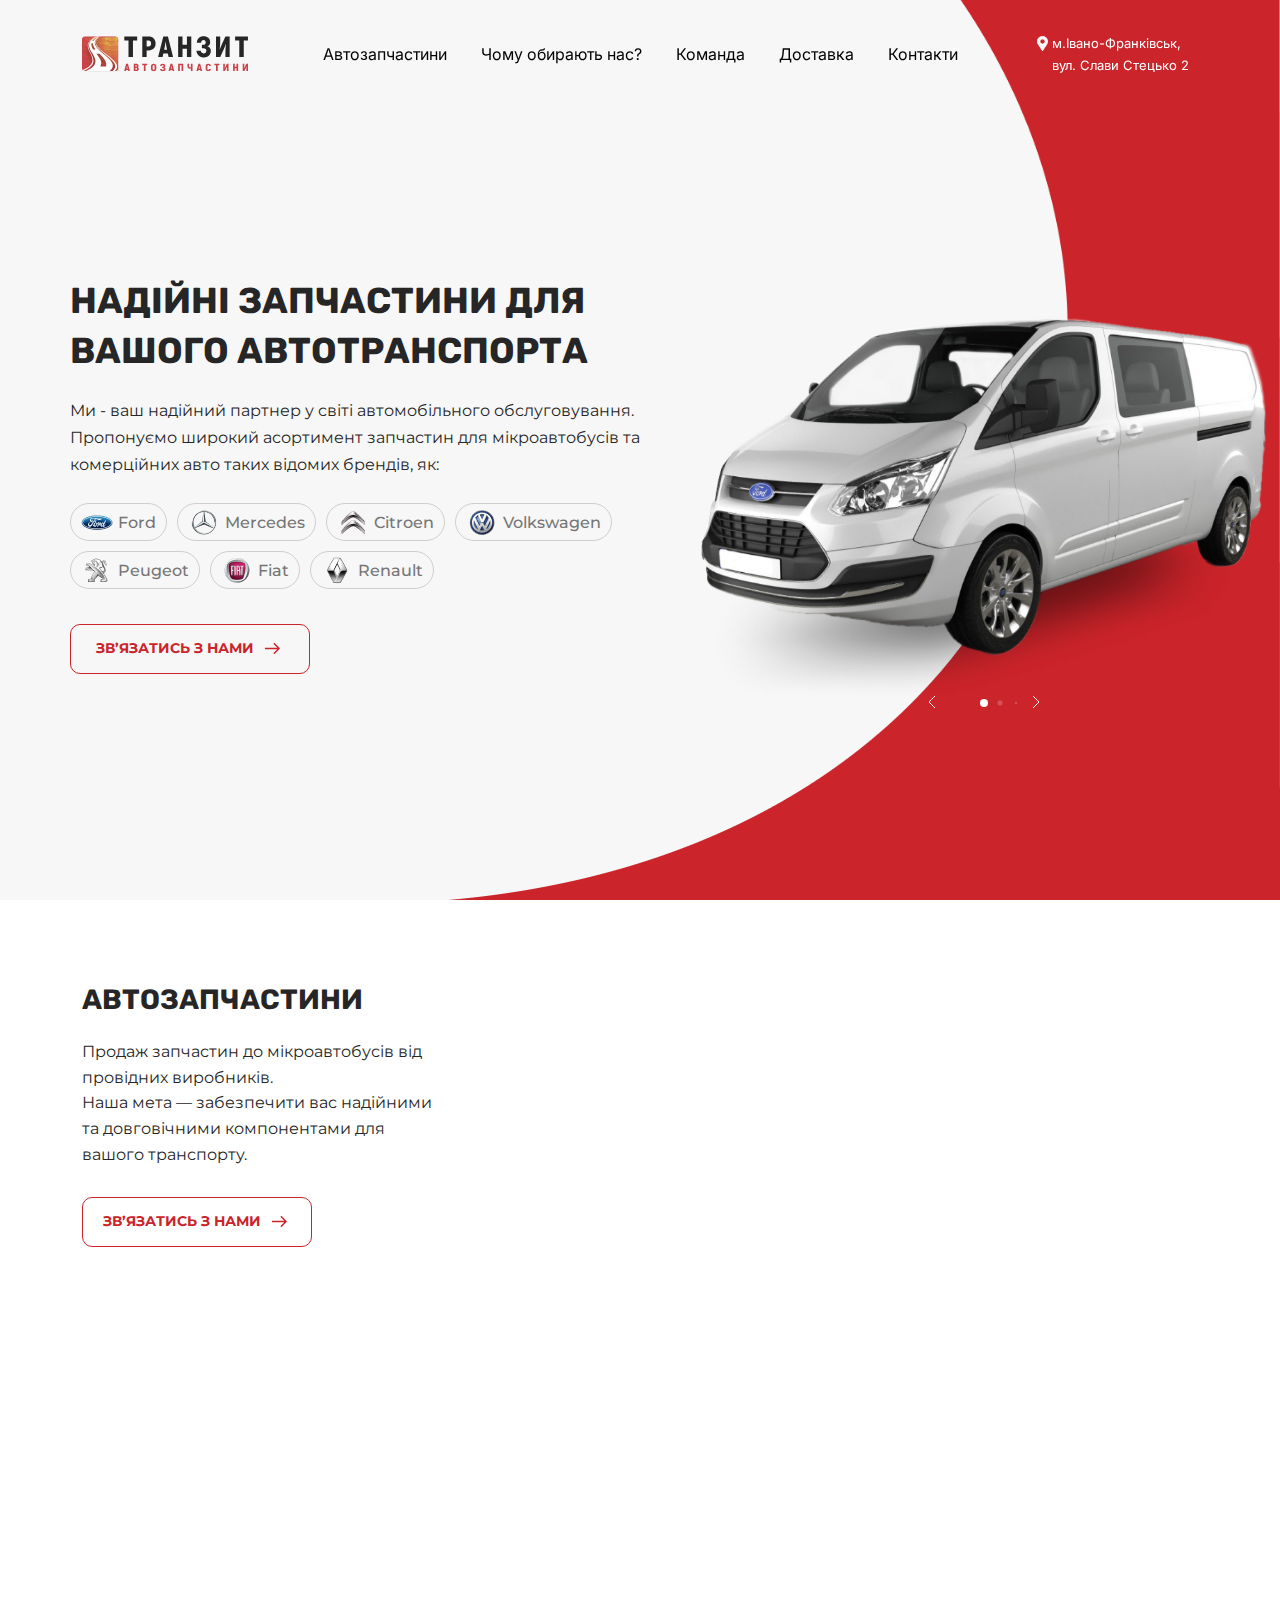
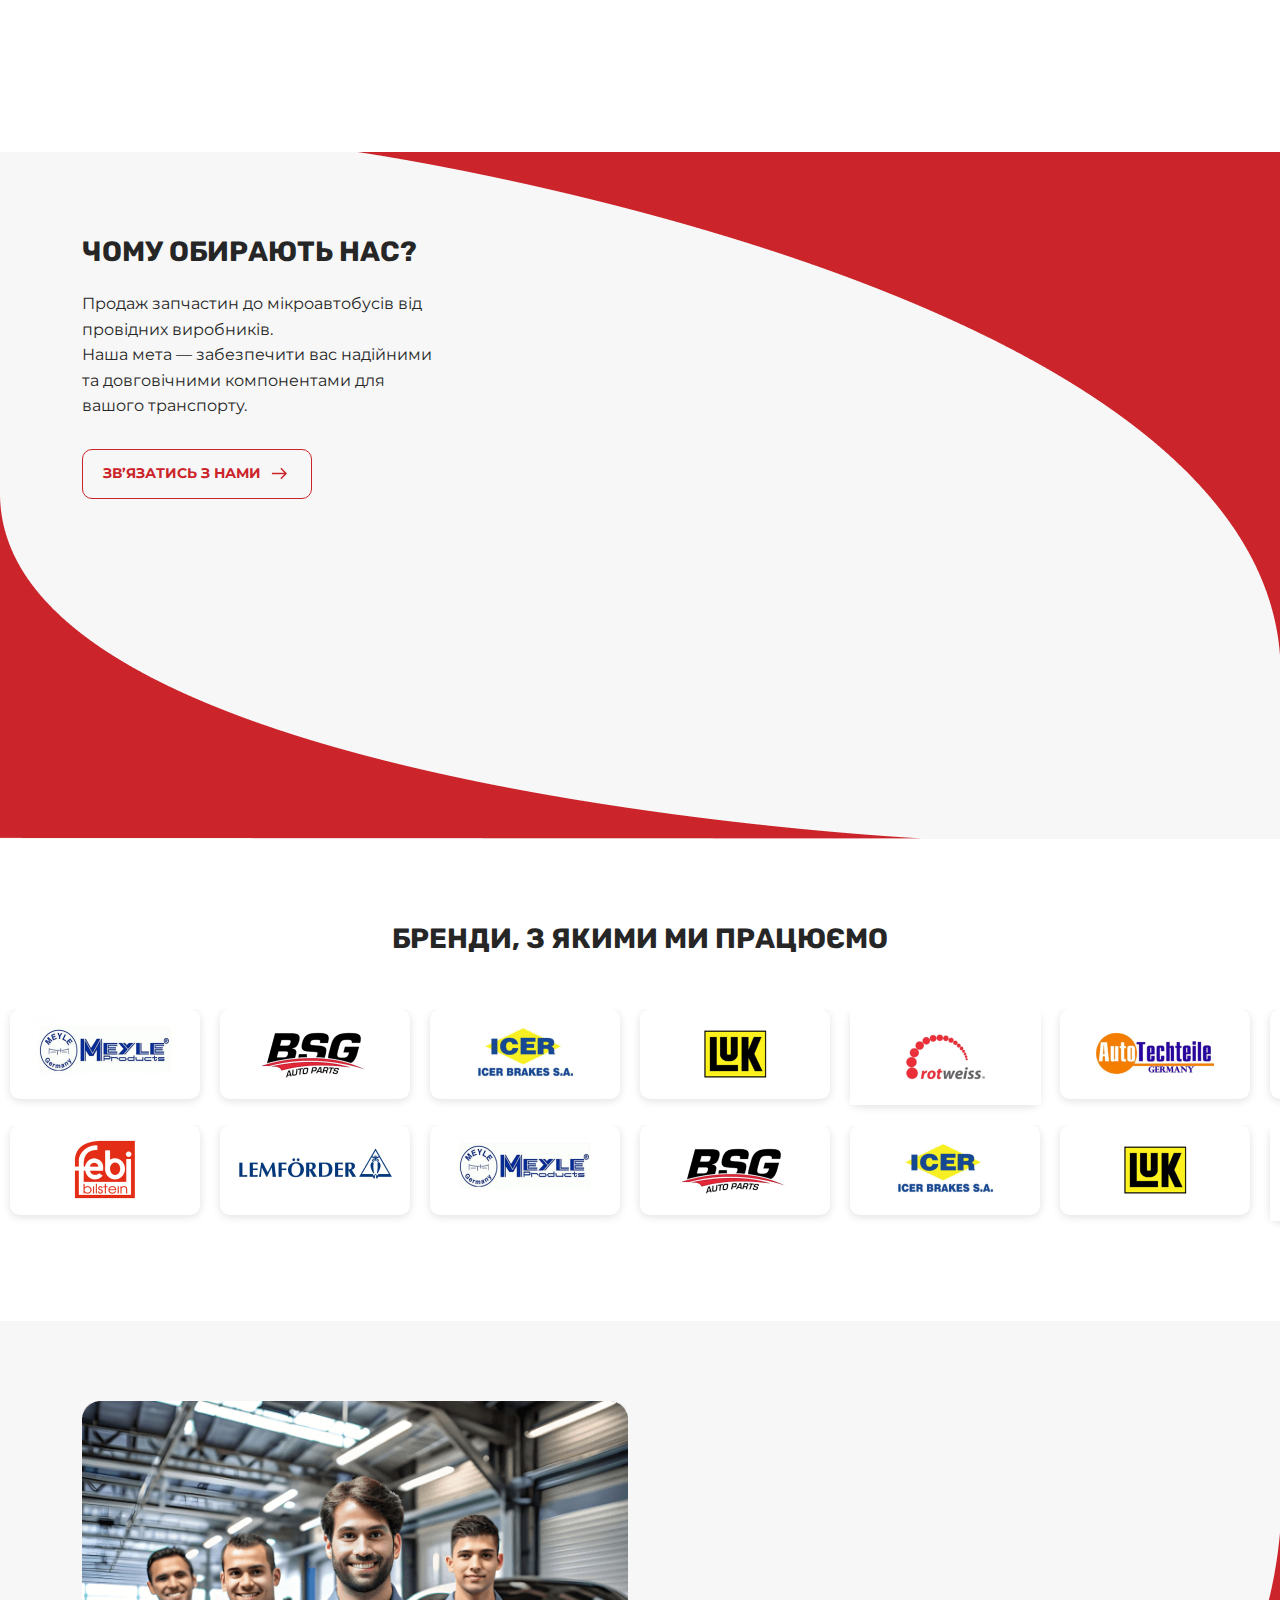
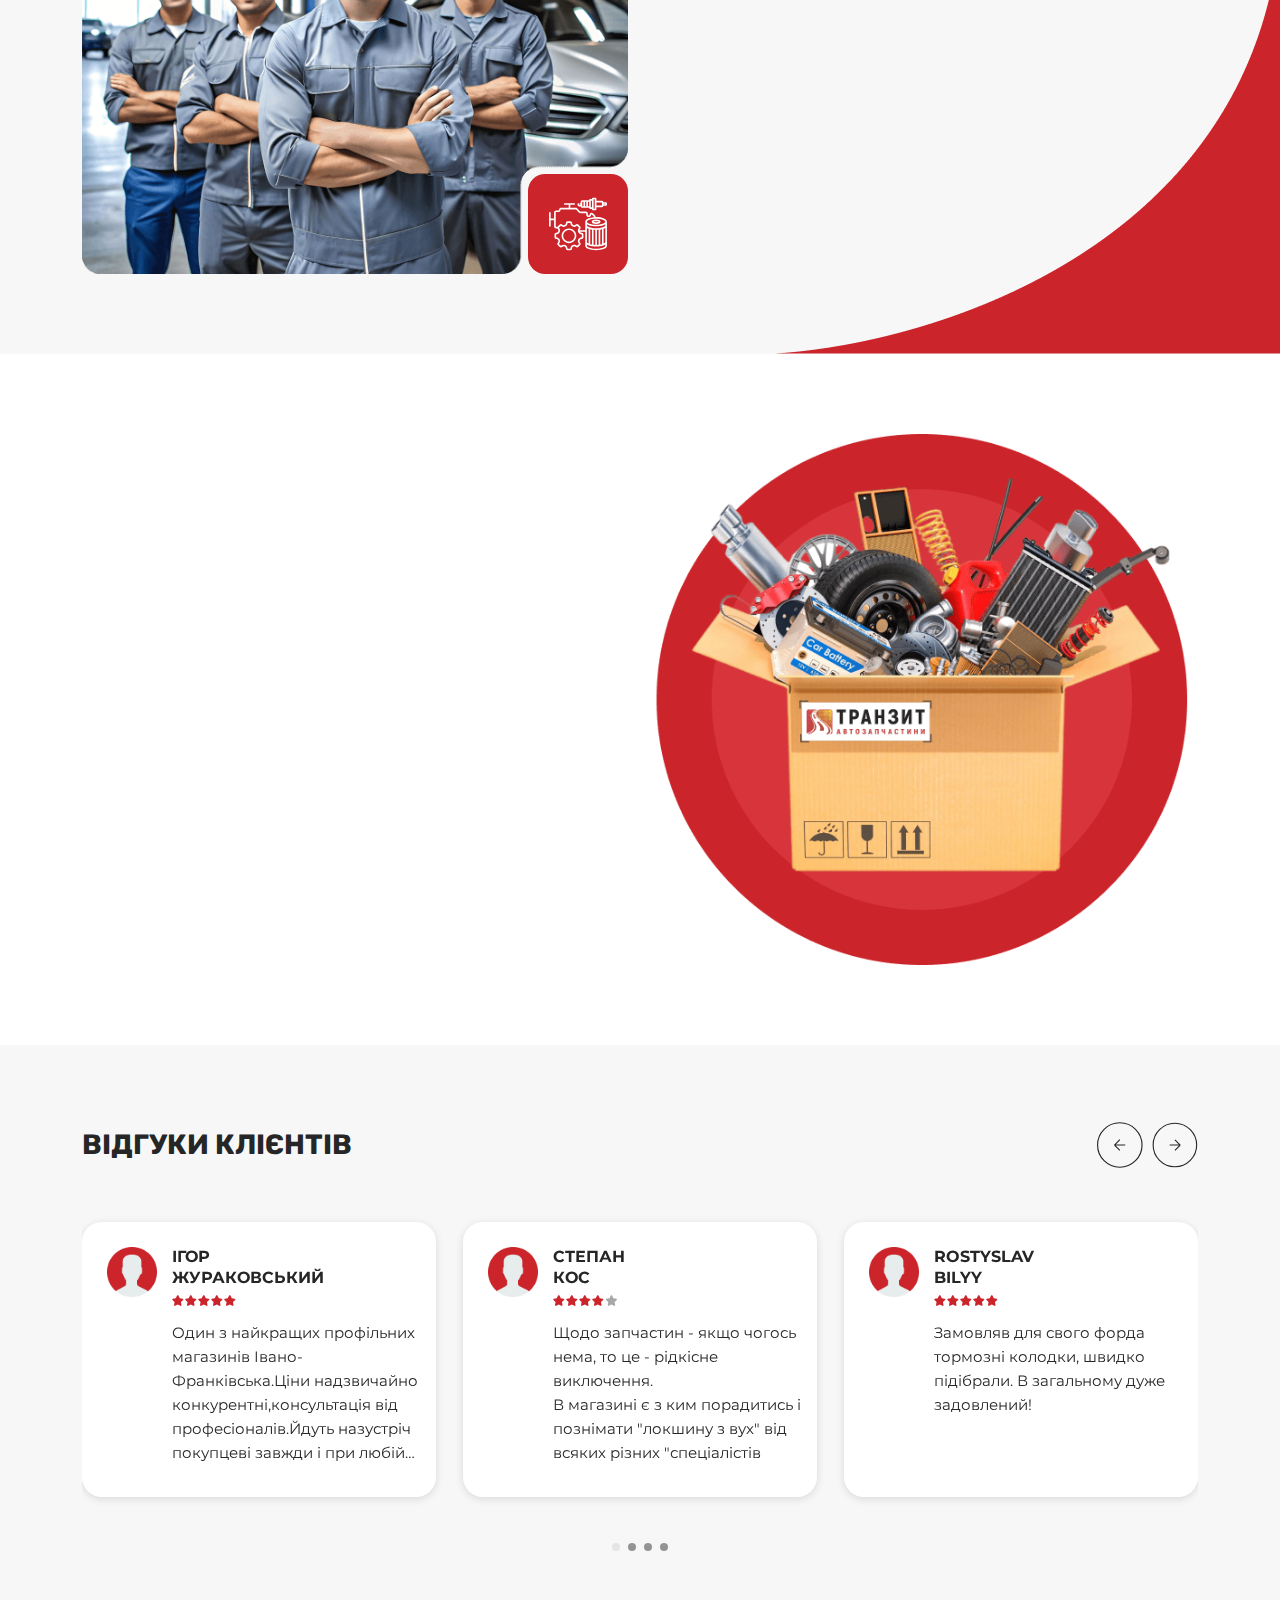
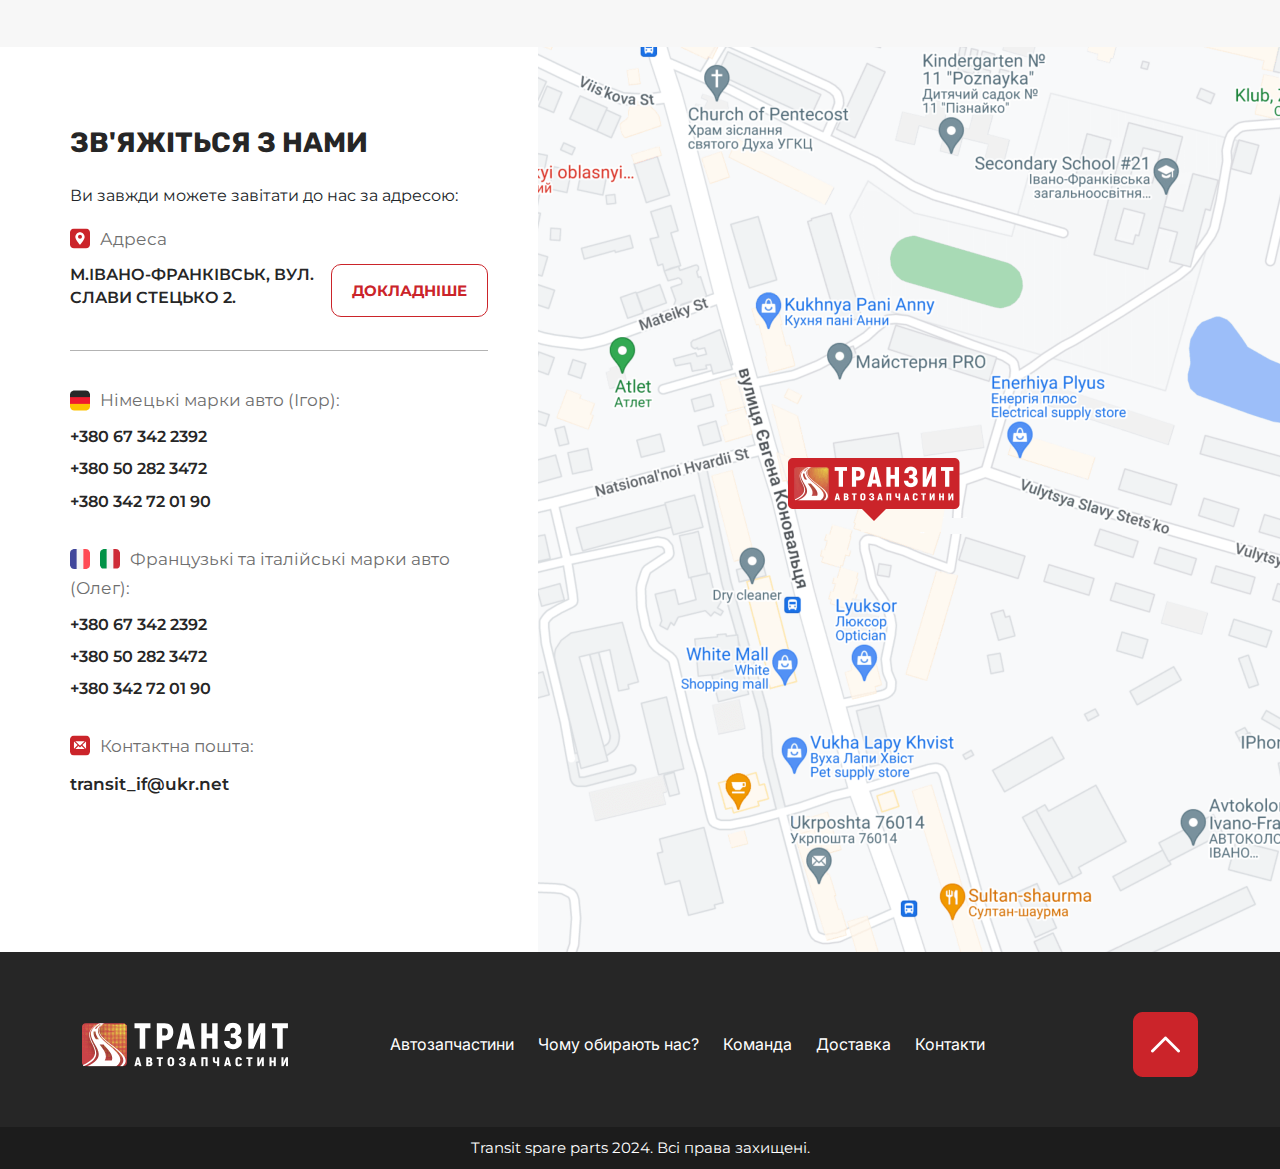
<file: index.html>
<!DOCTYPE html>
<html lang="en">

<head>
    <meta charset="UTF-8">
    <meta name="viewport" content="width=device-width, initial-scale=1.0">
    <title>Main</title>
    <link rel="stylesheet" href="css/lib/bootstrap.min.css">
    <link rel="stylesheet" href="css/lib/swiper-bundle.min.css">
    <link rel="stylesheet" href="css/lib/aos.css" />
    <link rel="stylesheet" href="css/style.css">
</head>

<body>
    <div class="pagewrapper">
        <header class="header">
            <div class="container">
                <div class="row align-items-center">
                    <div class="col-xl-2">
                        <a href="#" class="logo">
                            <img src="img/logo.svg" alt="logo">
                        </a>
                    </div>
                    <div class="col-xl-8 headernavcolumn">
                        <nav>
                            <ul>
                                <li><a href="#1">Автозапчастини</a></li>
                                <li><a href="#2">Чому обирають нас?</a></li>
                                <li><a href="#3">Команда</a></li>
                                <li><a href="#4">Доставка</a></li>
                                <li><a href="#5">Контакти</a></li>
                            </ul>
                        </nav>
                        <button class="closemenu">
                            <img src="img/close.png" alt="close">
                        </button>
                    </div>
                    <div class="col-xl-2 hcloc">
                        <a href="https://www.google.com.ua/maps/place/%D0%B2%D1%83%D0%BB%D0%B8%D1%86%D1%8F+%D0%A1%D0%BB%D0%B0%D0%B2%D0%B8+%D0%A1%D1%82%D0%B5%D1%86%D1%8C%D0%BA%D0%BE,+2,+%D0%86%D0%B2%D0%B0%D0%BD%D0%BE-%D0%A4%D1%80%D0%B0%D0%BD%D0%BA%D1%96%D0%B2%D1%81%D1%8C%D0%BA,+%D0%86%D0%B2%D0%B0%D0%BD%D0%BE-%D0%A4%D1%80%D0%B0%D0%BD%D0%BA%D1%96%D0%B2%D1%81%D1%8C%D0%BA%D0%B0+%D0%BE%D0%B1%D0%BB%D0%B0%D1%81%D1%82%D1%8C,+76000/@48.9103584,24.7092501,17z/data=!3m1!4b1!4m6!3m5!1s0x4730c1447c59694f:0x28a01bb95be9ffda!8m2!3d48.9103549!4d24.711825!16s%2Fg%2F1td4hwvt?hl=ua&entry=ttu"
                            target="_blank" class="loc">
                            м.Івано-Франківськ,<br> вул. Слави Стецько 2
                        </a>
                    </div>
                    <button class="menubtn">
                        <img src="img/menu.png" alt="menu">
                    </button>
                </div>
            </div>
            <div class="mobshadowbox"></div>
        </header>

        <main class="main">
            <section class="herosection">
                <div class="container-fluid">
                    <div class="row align-items-center">
                        <div class="col-lg-6">
                            <div class="herosection__info">
                                <h1 data-aos="fade-up">
                                    Надійні запчастини для вашого автотранспорта
                                </h1>
                                <p data-aos="fade-up" data-aos-delay="200">
                                    Ми - ваш надійний партнер у світі автомобільного обслуговування.<br>
                                    Пропонуємо широкий асортимент запчастин для мікроавтобусів та комерційних авто таких
                                    відомих брендів, як:
                                </p>
                                <div class="herosection__brands" data-aos="fade-up" data-aos-delay="400">
                                    <span class="brand">
                                        <span class="brandimg">
                                            <img src="img/brand1.png" alt="img">
                                        </span>
                                        <span class="name">Ford</span>
                                    </span>
                                    <span class="brand">
                                        <span class="brandimg">
                                            <img src="img/brand2.png" alt="img">
                                        </span>
                                        <span class="name">Mercedes</span>
                                    </span>
                                    <span class="brand">
                                        <span class="brandimg">
                                            <img src="img/brand7.png" alt="img">
                                        </span>
                                        <span class="name">Citroen</span>
                                    </span>
                                    <span class="brand">
                                        <span class="brandimg">
                                            <img src="img/brand3.png" alt="img">
                                        </span>
                                        <span class="name">Volkswagen</span>
                                    </span>
                                    <span class="brand">
                                        <span class="brandimg">
                                            <img src="img/brand4.png" alt="img">
                                        </span>
                                        <span class="name">Peugeot</span>
                                    </span>
                                    <span class="brand">
                                        <span class="brandimg">
                                            <img src="img/brand5.png" alt="img">
                                        </span>
                                        <span class="name">Fiat</span>
                                    </span>
                                    <span class="brand">
                                        <span class="brandimg">
                                            <img src="img/brand6.png" alt="img">
                                        </span>
                                        <span class="name">Renault</span>
                                    </span>

                                </div>
                                <a href="#5" class="contactus scrlcont" data-aos="fade-up" data-aos-delay="500">
                                    Зв’язатись з нами
                                    <svg width="25" height="26" viewBox="0 0 25 26" fill="none"
                                        xmlns="http://www.w3.org/2000/svg">
                                        <path
                                            d="M20.6014 14.0303C20.8943 13.7374 20.8943 13.2626 20.6014 12.9697L15.8285 8.1967C15.5356 7.90381 15.0607 7.90381 14.7678 8.1967C14.4749 8.48959 14.4749 8.96447 14.7678 9.25736L19.0104 13.5L14.7678 17.7426C14.4749 18.0355 14.4749 18.5104 14.7678 18.8033C15.0607 19.0962 15.5356 19.0962 15.8285 18.8033L20.6014 14.0303ZM5.92896 14.25H20.0711V12.75H5.92896V14.25Z"
                                            fill="#CB242A" />
                                    </svg>
                                </a>
                            </div>
                        </div>
                        <div class="col-lg-6">
                            <div class="swiper mainslider">
                                <div class="swiper-wrapper">
                                    <div class="swiper-slide">
                                        <img src="img/slide1.png" alt="slide">
                                    </div>
                                    <div class="swiper-slide">
                                        <img src="img/slide2.png" alt="slide">
                                    </div>
                                    <div class="swiper-slide">
                                        <img src="img/slide3.png" alt="slide">
                                    </div>
                                    <div class="swiper-slide">
                                        <img src="img/slide4.png" alt="slide">
                                    </div>
                                    <div class="swiper-slide">
                                        <img src="img/slide5.png" alt="slide">
                                    </div>

                                </div>
                                <div class="swiper-pagination"></div>
                                <div class="swiper-button-next">
                                    <img src="img/arr-right.svg" alt="next">
                                </div>
                                <div class="swiper-button-prev">
                                    <img src="img/arr-left.svg" alt="prev">
                                </div>
                            </div>
                        </div>
                    </div>
                </div>

                <img class="herosection__bg" src="img/bg.png" alt="bg">
                <img class="herosection__bg2" src="img/whybgtop.png" alt="bg">
            </section>

            <section class="autoparts" id="1">
                <div class="container">
                    <div class="row">
                        <div class="col-lg-4">
                            <div class="autoparts__left">
                                <p class="titleh3">
                                    Автозапчастини
                                </p>
                                <p>
                                    Продаж запчастин до мікроавтобусів від провідних виробників.<br>
                                    Наша мета — забезпечити вас надійними та довговічними компонентами для вашого
                                    транспорту.
                                </p>
                                <a href="#5" class="redbtn scrlcont">
                                    Зв’язатись з нами
                                    <svg width="25" height="26" viewBox="0 0 25 26" fill="none"
                                        xmlns="http://www.w3.org/2000/svg">
                                        <path
                                            d="M20.6014 14.0303C20.8943 13.7374 20.8943 13.2626 20.6014 12.9697L15.8285 8.1967C15.5356 7.90381 15.0607 7.90381 14.7678 8.1967C14.4749 8.48959 14.4749 8.96447 14.7678 9.25736L19.0104 13.5L14.7678 17.7426C14.4749 18.0355 14.4749 18.5104 14.7678 18.8033C15.0607 19.0962 15.5356 19.0962 15.8285 18.8033L20.6014 14.0303ZM5.92896 14.25H20.0711V12.75H5.92896V14.25Z"
                                            fill="#CB242A" />
                                    </svg>
                                </a>
                            </div>
                        </div>
                        <div class="col-lg-8">
                            <div class="autoparts__right">
                                <div class="autoparts__row" data-aos="fade-up">
                                    <div class="autoparts__img">
                                        <img src="img/autopart1.png" alt="img">
                                    </div>
                                    <div class="autoparts__name">
                                        <p>Ford</p>
                                    </div>
                                    <div class="autoparts__descr">
                                        <p>
                                            Транзит 86-00р., Транзит V-184 00-06р, Транзит V-347 06-13р., Транзит V-362
                                            13-21р., Транзит Customs, CONNECT, CONNECT2
                                        </p>
                                    </div>
                                </div>
                                <div class="autoparts__row" data-aos="fade-up">
                                    <div class="autoparts__img">
                                        <img src="img/autopart2.png" alt="img">
                                    </div>
                                    <div class="autoparts__name">
                                        <p>Mercedes</p>
                                    </div>
                                    <div class="autoparts__descr">
                                        <p>
                                            609, -814, Vario, Sprinter 95-06р., 207-310 83-95р., Sprinter 06-21р.,
                                            207-310 83-95р., Sprinter 06-21р.,Vito w638, Vito w639, Vito w447
                                        </p>
                                    </div>
                                </div>
                                <div class="autoparts__row" data-aos="fade-up">
                                    <div class="autoparts__img">
                                        <img src="img/autopart3.png" alt="img">
                                    </div>
                                    <div class="autoparts__name">
                                        <p>Volkswagen</p>
                                    </div>
                                    <div class="autoparts__descr">
                                        <p>
                                            LT 96-06р., Crafter, T-4, T-5, Caddy 3, Caddy 4
                                        </p>
                                    </div>
                                </div>
                                <div class="autoparts__row" data-aos="fade-up">
                                    <div class="autoparts__img">
                                        <img src="img/autopart4.png" alt="img">
                                    </div>
                                    <div class="autoparts__name">
                                        <p>Citroen</p>
                                    </div>
                                    <div class="autoparts__descr">
                                        <p>
                                            Berlingo, Jumpy, Jumper, Nemo, C4.
                                        </p>
                                    </div>
                                </div>
                                <div class="autoparts__row" data-aos="fade-up">
                                    <div class="autoparts__img">
                                        <img src="img/autopart5.png" alt="img">
                                    </div>
                                    <div class="autoparts__name">
                                        <p>Peugeot</p>
                                    </div>
                                    <div class="autoparts__descr">
                                        <p>
                                            Expert, Partner, Bipper, Boxer
                                        </p>
                                    </div>
                                </div>
                                <div class="autoparts__row" data-aos="fade-up">
                                    <div class="autoparts__img">
                                        <img src="img/autopart6.png" alt="img">
                                    </div>
                                    <div class="autoparts__name">
                                        <p>Renault</p>
                                    </div>
                                    <div class="autoparts__descr">
                                        <p>
                                            Kangoo, Megane, Scenic, Master, Trafic
                                        </p>
                                    </div>
                                </div>
                                <div class="autoparts__row" data-aos="fade-up">
                                    <div class="autoparts__img">
                                        <img src="img/autopart7.png" alt="img">
                                    </div>
                                    <div class="autoparts__name">
                                        <p>Fiat</p>
                                    </div>
                                    <div class="autoparts__descr">
                                        <p>
                                            Doblo, Scudo, Ducato, Fiorino
                                        </p>
                                    </div>
                                </div>
                            </div>
                        </div>
                    </div>
                </div>
            </section>

            <section class="whysect" id="2">
                <div class="container">
                    <div class="row">
                        <div class="col-lg-5">
                            <div class="autoparts__left">
                                <p class="titleh3">
                                    Чому обирають нас?
                                </p>
                                <p>
                                    Продаж запчастин до мікроавтобусів від провідних виробників.<br>
                                    Наша мета — забезпечити вас надійними та довговічними компонентами для вашого
                                    транспорту.
                                </p>
                                <a href="#5" class="redbtn scrlcont">
                                    Зв’язатись з нами
                                    <svg width="25" height="26" viewBox="0 0 25 26" fill="none"
                                        xmlns="http://www.w3.org/2000/svg">
                                        <path
                                            d="M20.6014 14.0303C20.8943 13.7374 20.8943 13.2626 20.6014 12.9697L15.8285 8.1967C15.5356 7.90381 15.0607 7.90381 14.7678 8.1967C14.4749 8.48959 14.4749 8.96447 14.7678 9.25736L19.0104 13.5L14.7678 17.7426C14.4749 18.0355 14.4749 18.5104 14.7678 18.8033C15.0607 19.0962 15.5356 19.0962 15.8285 18.8033L20.6014 14.0303ZM5.92896 14.25H20.0711V12.75H5.92896V14.25Z"
                                            fill="#CB242A" />
                                    </svg>
                                </a>
                            </div>
                        </div>
                        <div class="col-lg-7">
                            <div class="row">
                                <div class="col-xl-6" data-aos="fade-up">
                                    <div class="whybox">
                                        <div class="icbox">
                                            <img src="img/whyic1.svg" alt="icon">
                                        </div>
                                        <div class="descrbox">
                                            <p class="title">Досвід</p>
                                            <p>
                                                Понад 25 років роботи на ринку автозапчастин до мікроавтобусів.
                                            </p>
                                        </div>
                                    </div>
                                </div>
                                <div class="col-xl-6" data-aos="fade-up">
                                    <div class="whybox">
                                        <div class="icbox">
                                            <img src="img/whyic2.svg" alt="icon">
                                        </div>
                                        <div class="descrbox">
                                            <p class="title">Висока якість</p>
                                            <p>
                                                Ми пропонуємо оригінальні та високоякісні запчастини від провідних
                                                виробників.
                                            </p>
                                        </div>
                                    </div>
                                </div>
                                <div class="col-xl-12" data-aos="fade-up">
                                    <div class="whybox">
                                        <div class="icbox">
                                            <img src="img/whyic3.svg" alt="icon">
                                        </div>
                                        <div class="descrbox">
                                            <p class="title">Широкий асортимент</p>
                                            <p>
                                                У нас ви знайдете все необхідне для ремонту та обслуговування вашого
                                                комерційного авто.
                                            </p>
                                        </div>
                                    </div>
                                </div>
                                <div class="col-xl-6" data-aos="fade-up">
                                    <div class="whybox">
                                        <div class="icbox">
                                            <img src="img/whyic4.svg" alt="icon">
                                        </div>
                                        <div class="descrbox">
                                            <p class="title">Конкурентні ціни</p>
                                            <p>
                                                Ми пропонуємо найкращі ціни на ринку.
                                            </p>
                                        </div>
                                    </div>
                                </div>
                                <div class="col-xl-6" data-aos="fade-up">
                                    <div class="whybox">
                                        <div class="icbox">
                                            <img src="img/whyic5.svg" alt="icon">
                                        </div>
                                        <div class="descrbox">
                                            <p class="title">Клієнтність</p>
                                            <p>
                                                Індивідуальний підхід до кожного клієнта та його потреб.
                                            </p>
                                        </div>
                                    </div>
                                </div>
                            </div>
                        </div>
                    </div>
                </div>

                <img class="whtopbg" src="img/whybgtop.png" alt="bg">
                <img class="whbotbg" src="img/whybgbott.png" alt="bg">
            </section>

            <section class="brandssection">
                <div class="container">
                    <p class="titleh3">Бренди, з якими ми працюємо</p>
                    <!-- <div class="brandssectionwrapper">
                        <div class="brandblock">
                            <img src="img/br1.png" alt="img">
                        </div>
                        <div class="brandblock">
                            <img src="img/br2.png" alt="img">
                        </div>
                        <div class="brandblock">
                            <img src="img/br3.png" alt="img">
                        </div>
                        <div class="brandblock">
                            <img src="img/br4.png" alt="img">
                        </div>
                        <div class="brandblock">
                            <img src="img/br5.png" alt="img">
                        </div>
                        <div class="brandblock">
                            <img src="img/br6.png" alt="img">
                        </div>
                        <div class="brandblock">
                            <img src="img/br7.png" alt="img">
                        </div>
                        <div class="brandblock">
                            <img src="img/br8.png" alt="img">
                        </div>
                        <div class="brandblock">
                            <img src="img/br9.png" alt="img">
                        </div>
                        
                    </div> -->
                </div>

                <div class="swiper brandsslider v1">
                    <div class="swiper-wrapper">
                        <div class="swiper-slide">
                            <div class="brandblock">
                                <img src="img/br1.png" alt="img">
                            </div>
                        </div>
                        <div class="swiper-slide">
                            <div class="brandblock">
                                <img src="img/br2.png" alt="img">
                            </div>
                        </div>
                        <div class="swiper-slide">
                            <div class="brandblock">
                                <img src="img/br3.png" alt="img">
                            </div>
                        </div>
                        <div class="swiper-slide">
                            <div class="brandblock">
                                <img src="img/br4.png" alt="img">
                            </div>
                        </div>
                        <div class="swiper-slide">
                            <div class="brandblock">
                                <img src="img/br5.png" alt="img">
                            </div>
                        </div>
                        <div class="swiper-slide">
                            <div class="brandblock">
                                <img src="img/br6.png" alt="img">
                            </div>
                        </div>
                        <div class="swiper-slide">
                            <div class="brandblock">
                                <img src="img/br7.png" alt="img">
                            </div>
                        </div>
                        <div class="swiper-slide">
                            <div class="brandblock">
                                <img src="img/br8.png" alt="img">
                            </div>
                        </div>
                        <div class="swiper-slide">
                            <div class="brandblock">
                                <img src="img/br9.png" alt="img">
                            </div>
                        </div>
                    </div>
                </div>
                <div class="swiper brandsslider v2">
                    <div class="swiper-wrapper">
                        <div class="swiper-slide">
                            <div class="brandblock">
                                <img src="img/br1.png" alt="img">
                            </div>
                        </div>
                        <div class="swiper-slide">
                            <div class="brandblock">
                                <img src="img/br2.png" alt="img">
                            </div>
                        </div>
                        <div class="swiper-slide">
                            <div class="brandblock">
                                <img src="img/br3.png" alt="img">
                            </div>
                        </div>
                        <div class="swiper-slide">
                            <div class="brandblock">
                                <img src="img/br4.png" alt="img">
                            </div>
                        </div>
                        <div class="swiper-slide">
                            <div class="brandblock">
                                <img src="img/br5.png" alt="img">
                            </div>
                        </div>
                        <div class="swiper-slide">
                            <div class="brandblock">
                                <img src="img/br6.png" alt="img">
                            </div>
                        </div>
                        <div class="swiper-slide">
                            <div class="brandblock">
                                <img src="img/br7.png" alt="img">
                            </div>
                        </div>
                        <div class="swiper-slide">
                            <div class="brandblock">
                                <img src="img/br8.png" alt="img">
                            </div>
                        </div>
                        <div class="swiper-slide">
                            <div class="brandblock">
                                <img src="img/br9.png" alt="img">
                            </div>
                        </div>
                    </div>
                </div>
            </section>

            <section class="teamsect" id="3">
                <div class="container">
                    <div class="row align-items-center">
                        <div class="col-lg-6 text-end">
                            <div class="imgwrap">
                                <img class="timg" src="img/img1.png" alt="img">
                                <img class="ticon" src="img/teamicon.svg" alt="icon">
                            </div>
                        </div>
                        <div class="col-lg-6">
                            <div class="teamdescr">
                                <p class="titleh3" data-aos="fade-up-left">команда Спеціалістів</p>
                                <p data-aos="fade-up-left">
                                    Наша команда — це група висококваліфікованих професіоналів з багаторічним досвідом у
                                    галузі автозапчастин. Кожен член нашого колективу є експертом у даній сфері, що
                                    дозволяє нам надавати найкращі рішення для наших клієнтів.
                                </p>
                                <a href="#5" class="redbtn scrlcont" data-aos="fade-up-left">
                                    Зв’язатись з нами
                                    <svg width="25" height="26" viewBox="0 0 25 26" fill="none"
                                        xmlns="http://www.w3.org/2000/svg">
                                        <path
                                            d="M20.6014 14.0303C20.8943 13.7374 20.8943 13.2626 20.6014 12.9697L15.8285 8.1967C15.5356 7.90381 15.0607 7.90381 14.7678 8.1967C14.4749 8.48959 14.4749 8.96447 14.7678 9.25736L19.0104 13.5L14.7678 17.7426C14.4749 18.0355 14.4749 18.5104 14.7678 18.8033C15.0607 19.0962 15.5356 19.0962 15.8285 18.8033L20.6014 14.0303ZM5.92896 14.25H20.0711V12.75H5.92896V14.25Z"
                                            fill="#CB242A"></path>
                                    </svg>
                                </a>
                            </div>
                        </div>
                    </div>
                </div>

                <img src="img/bgel1.png" alt="bg" class="bgel">
            </section>

            <section class="delivery" id="4">
                <div class="container">
                    <div class="row align-items-center">
                        <div class="col-lg-6">
                            <div class="delivery__descr">
                                <p class="titleh3" data-aos="fade-up-right">
                                    Безкоштовна доставка
                                </p>
                                <p data-aos="fade-up-right">
                                    Наші спеціалісти завжди готові надати вам необхідну консультацію та допомогти з
                                    вибором запчастин. Зробіть замовлення зараз! - Ми гарантуємо швидку доставку та
                                    високу якість обслуговування.
                                </p>
                                <div class="infosect" data-aos="fade-up-right">
                                    <p>
                                        На суму від 2500 грн магазин автозапчастин «Транзит» надає безкоштовну доставку
                                        сервісами доставки:
                                    </p>
                                    <div class="postgr">
                                        <img src="img/np.png" alt="img">
                                        <img src="img/up.png" alt="img">
                                    </div>
                                    <p>
                                        <i>
                                            *за умови здійснення повної предоплати.
                                        </i>
                                    </p>
                                </div>
                            </div>
                        </div>
                        <div class="col-lg-6">
                            <div class="delivery__imgwrap">
                                <img src="img/img2.png" alt="img">
                            </div>
                        </div>
                    </div>
                </div>
            </section>

            <section class="testimonials">
                <div class="container">
                    <p class="titleh3">
                        Відгуки клієнтів
                    </p>
                    <div class="testimonialsslider">
                        <div class="swiper testimsl">
                            <div class="swiper-wrapper">
                                <div class="swiper-slide">
                                    <div class="testimbox">
                                        <div class="imgwrap">
                                            <img src="img/ava.png" alt="img">
                                        </div>
                                        <div class="descrwrap">
                                            <p class="name">Ігор<br> жураковський</p>
                                            <div class="rating">
                                                <img src="img/star1.svg" alt="img">
                                                <img src="img/star1.svg" alt="img">
                                                <img src="img/star1.svg" alt="img">
                                                <img src="img/star1.svg" alt="img">
                                                <img src="img/star1.svg" alt="img">
                                            </div>
                                            <p class="descr">
                                                Один з найкращих профільних магазинів Івано-Франківська.Ціни надзвичайно
                                                конкурентні,консультація від професіоналів.Йдуть назустріч покупцеві
                                                завжди і при любій ситуації.Дай вам Боже здоров*я хлопці.
                                            </p>
                                        </div>
                                    </div>
                                </div>
                                <div class="swiper-slide">
                                    <div class="testimbox">
                                        <div class="imgwrap">
                                            <img src="img/ava.png" alt="img">
                                        </div>
                                        <div class="descrwrap">
                                            <p class="name">Степан<br>
                                                кос</p>
                                            <div class="rating">
                                                <img src="img/star1.svg" alt="img">
                                                <img src="img/star1.svg" alt="img">
                                                <img src="img/star1.svg" alt="img">
                                                <img src="img/star1.svg" alt="img">
                                                <img src="img/star2.svg" alt="img">
                                            </div>
                                            <p class="descr">
                                                Щодо запчастин - якщо чогось нема, то це - рідкісне виключення. <br>В
                                                магазині є з ким порадитись і познімати "локшину з вух" від всяких
                                                різних "спеціалістів
                                            </p>
                                        </div>
                                    </div>
                                </div>
                                <div class="swiper-slide">
                                    <div class="testimbox">
                                        <div class="imgwrap">
                                            <img src="img/ava.png" alt="img">
                                        </div>
                                        <div class="descrwrap">
                                            <p class="name">Rostyslav <br>
                                                Bilyy</p>
                                            <div class="rating">
                                                <img src="img/star1.svg" alt="img">
                                                <img src="img/star1.svg" alt="img">
                                                <img src="img/star1.svg" alt="img">
                                                <img src="img/star1.svg" alt="img">
                                                <img src="img/star1.svg" alt="img">
                                            </div>
                                            <p class="descr">
                                                Замовляв для свого форда тормозні колодки, швидко підібрали. В
                                                загальному дуже задовлений!
                                            </p>
                                        </div>
                                    </div>
                                </div>
                                <div class="swiper-slide">
                                    <div class="testimbox">
                                        <div class="imgwrap">
                                            <img src="img/ava.png" alt="img">
                                        </div>
                                        <div class="descrwrap">
                                            <p class="name">Степан<br>
                                                кос</p>
                                            <div class="rating">
                                                <img src="img/star1.svg" alt="img">
                                                <img src="img/star1.svg" alt="img">
                                                <img src="img/star1.svg" alt="img">
                                                <img src="img/star1.svg" alt="img">
                                                <img src="img/star2.svg" alt="img">
                                            </div>
                                            <p class="descr">
                                                Щодо запчастин - якщо чогось нема, то це - рідкісне виключення. <br>В
                                                магазині є з ким порадитись і познімати "локшину з вух" від всяких
                                                різних "спеціалістів
                                            </p>
                                        </div>
                                    </div>
                                </div>
                            </div>
                            <div class="swiper-pagination"></div>
                            <div class="swiper-button-next"></div>
                            <div class="swiper-button-prev"></div>
                        </div>
                    </div>



                </div>
            </section>

            <section class="contactus" id="5">
                <div class="contactus__left">
                    <p class="titleh3">
                        Зв'яжіться з нами
                    </p>
                    <p>
                        Ви завжди можете завітати до нас за адресою:
                    </p>
                    <div class="contaddr">
                        <div class="contaddr__title">
                            <img src="img/pin2.svg" alt="img">
                            Адреса
                        </div>
                        <div class="contaddr__descr">
                            <p>
                                м.Івано-Франківськ, вул.<br> Слави Стецько 2.
                            </p>
                            <a href="https://www.google.com/maps/dir/?api=1&origin=Current+Location&destination=%D0%B2%D1%83%D0%BB%D0%B8%D1%86%D1%8F+%D0%A1%D0%BB%D0%B0%D0%B2%D0%B8+%D0%A1%D1%82%D0%B5%D1%86%D1%8C%D0%BA%D0%BE,+2,+%D0%86%D0%B2%D0%B0%D0%BD%D0%BE-%D0%A4%D1%80%D0%B0%D0%BD%D0%BA%D1%96%D0%B2%D1%81%D1%8C%D0%BA,+%D0%86%D0%B2%D0%B0%D0%BD%D0%BE-%D0%A4%D1%80%D0%B0%D0%BD%D0%BA%D1%96%D0%B2%D1%81%D1%8C%D0%BA%D0%B0+%D0%BE%D0%B1%D0%BB%D0%B0%D1%81%D1%82%D1%8C,+76000"
                            target="_blank">
                                Докладніше
                            </a>
                        </div>

                    </div>
                    <div class="contnums">
                        <p class="title">
                            <img src="img/flag1.png" alt="flag">
                            Німецькі марки авто (Ігор):
                        </p>
                        <ul>
                            <li><a href="tel:+380673422392">+380 67 342 2392</a></li>
                            <li><a href="tel:+380502823472">+380 50 282 3472</a></li>
                            <li><a href="tel:+380342720190">+380 342 72 01 90</a></li>
                        </ul>
                    </div>
                    <div class="contnums">
                        <p class="title">
                            <img src="img/flag2.png" alt="flag">
                            <img src="img/flag3.png" alt="flag">
                            Французькі та італійські марки авто (Олег):
                        </p>
                        <ul>
                            <li><a href="tel:+380673422392">+380 67 342 2392</a></li>
                            <li><a href="tel:+380502823472">+380 50 282 3472</a></li>
                            <li><a href="tel:+380342720190">+380 342 72 01 90</a></li>
                        </ul>
                    </div>
                    <div class="contaddr">
                        <div class="contaddr__title">
                            <img src="img/emailic.svg" alt="img">
                            Контактна пошта:
                        </div>
                        <a href="mailto:transit_if@ukr.net" class="emaillink">transit_if@ukr.net</a>

                    </div>
                </div>
                <!-- <div class="contactus__right">
                    <a href="https://www.google.com.ua/maps/place/%D0%B2%D1%83%D0%BB%D0%B8%D1%86%D1%8F+%D0%A1%D0%BB%D0%B0%D0%B2%D0%B8+%D0%A1%D1%82%D0%B5%D1%86%D1%8C%D0%BA%D0%BE,+2,+%D0%86%D0%B2%D0%B0%D0%BD%D0%BE-%D0%A4%D1%80%D0%B0%D0%BD%D0%BA%D1%96%D0%B2%D1%81%D1%8C%D0%BA,+%D0%86%D0%B2%D0%B0%D0%BD%D0%BE-%D0%A4%D1%80%D0%B0%D0%BD%D0%BA%D1%96%D0%B2%D1%81%D1%8C%D0%BA%D0%B0+%D0%BE%D0%B1%D0%BB%D0%B0%D1%81%D1%82%D1%8C,+76000/@48.9103584,24.7092501,17z/data=!3m1!4b1!4m6!3m5!1s0x4730c1447c59694f:0x28a01bb95be9ffda!8m2!3d48.9103549!4d24.711825!16s%2Fg%2F1td4hwvt?hl=ua&entry=ttu"
                    target="_blank" class="imgwrap">
                        <img src="img/map.png" alt="map">
                    </a>
                </div> -->
                <div class="contactus__right">
                    <a href="https://www.google.com/maps/dir/?api=1&origin=Current+Location&destination=%D0%B2%D1%83%D0%BB%D0%B8%D1%86%D1%8F+%D0%A1%D0%BB%D0%B0%D0%B2%D0%B8+%D0%A1%D1%82%D0%B5%D1%86%D1%8C%D0%BA%D0%BE,+2,+%D0%86%D0%B2%D0%B0%D0%BD%D0%BE-%D0%A4%D1%80%D0%B0%D0%BD%D0%BA%D1%96%D0%B2%D1%81%D1%8C%D0%BA,+%D0%86%D0%B2%D0%B0%D0%BD%D0%BE-%D0%A4%D1%80%D0%B0%D0%BD%D0%BA%D1%96%D0%B2%D1%81%D1%8C%D0%BA%D0%B0+%D0%BE%D0%B1%D0%BB%D0%B0%D1%81%D1%82%D1%8C,+76000"
                       target="_blank" class="imgwrap">
                        <img src="img/map.png" alt="map">
                    </a>
                </div>
            </section>
        </main>

        <footer class="footer">
            <div class="footertop">
                <div class="container">
                    <div class="row align-items-center">
                        <div class="col-xl-3 col-lg-2">
                            <a href="#" class="footerlogo">
                                <img src="img/footerlogo.svg" alt="logo">
                            </a>
                        </div>
                        <div class="col-xl-7 col-lg-8">
                            <nav>
                                <ul>
                                    <li><a href="#1">Автозапчастини</a></li>
                                    <li><a href="#2">Чому обирають нас?</a></li>
                                    <li><a href="#3">Команда</a></li>
                                    <li><a href="#4">Доставка</a></li>
                                    <li><a href="#5">Контакти</a></li>
                                </ul>
                            </nav>
                        </div>
                        <div class="col-xl-2 col-lg-2 text-end">
                            <a href="#" class="totop">
                                <img src="img/totop.png" alt="totop">
                            </a>
                        </div>
                    </div>
                </div>
            </div>
            <div class="footerbott">
                <p>
                    Transit spare parts 2024. Всі права захищені.
                </p>
            </div>
        </footer>
    </div>

    <script src="js/lib/jquery.js"></script>
    <script src="js/lib/swiper-bundle.min.js"></script>
    <script src="js/lib/aos.js"></script>
    <script src="js/main.js"></script>
</body>


</html>
</file>
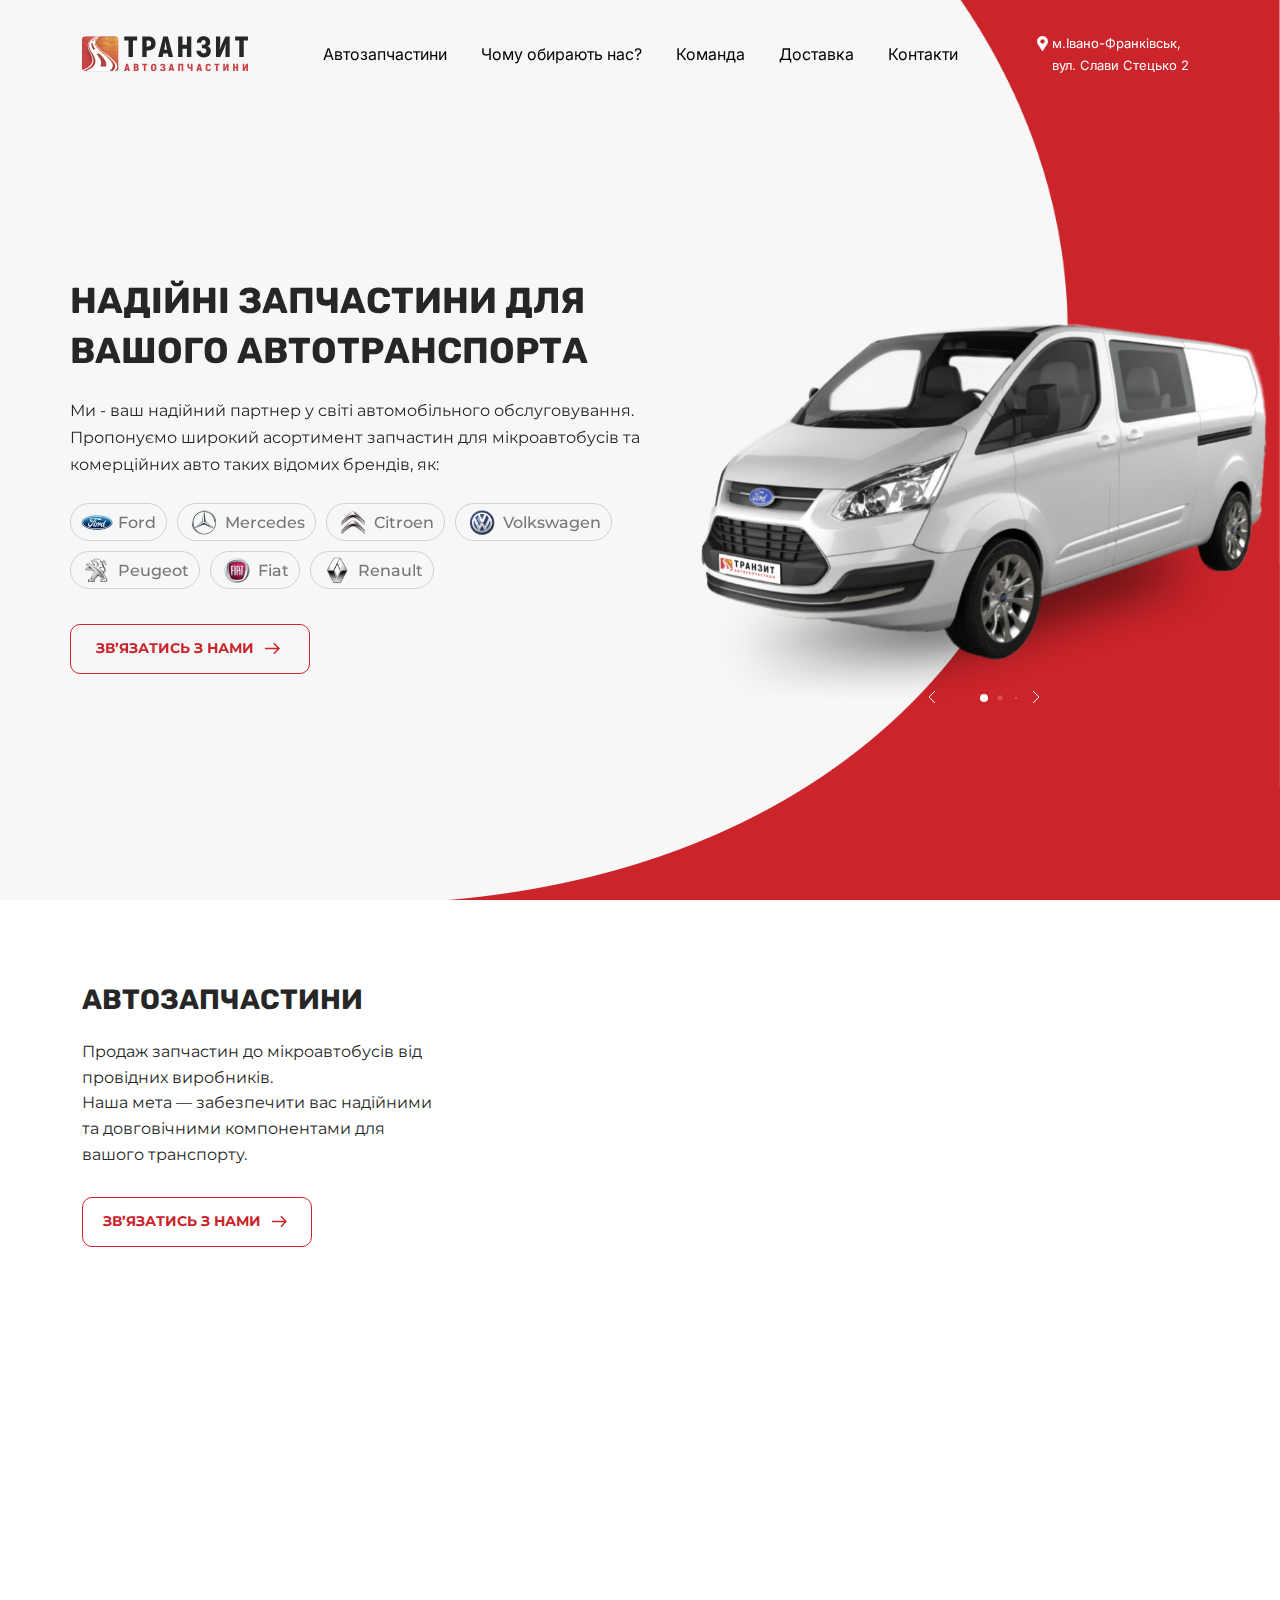
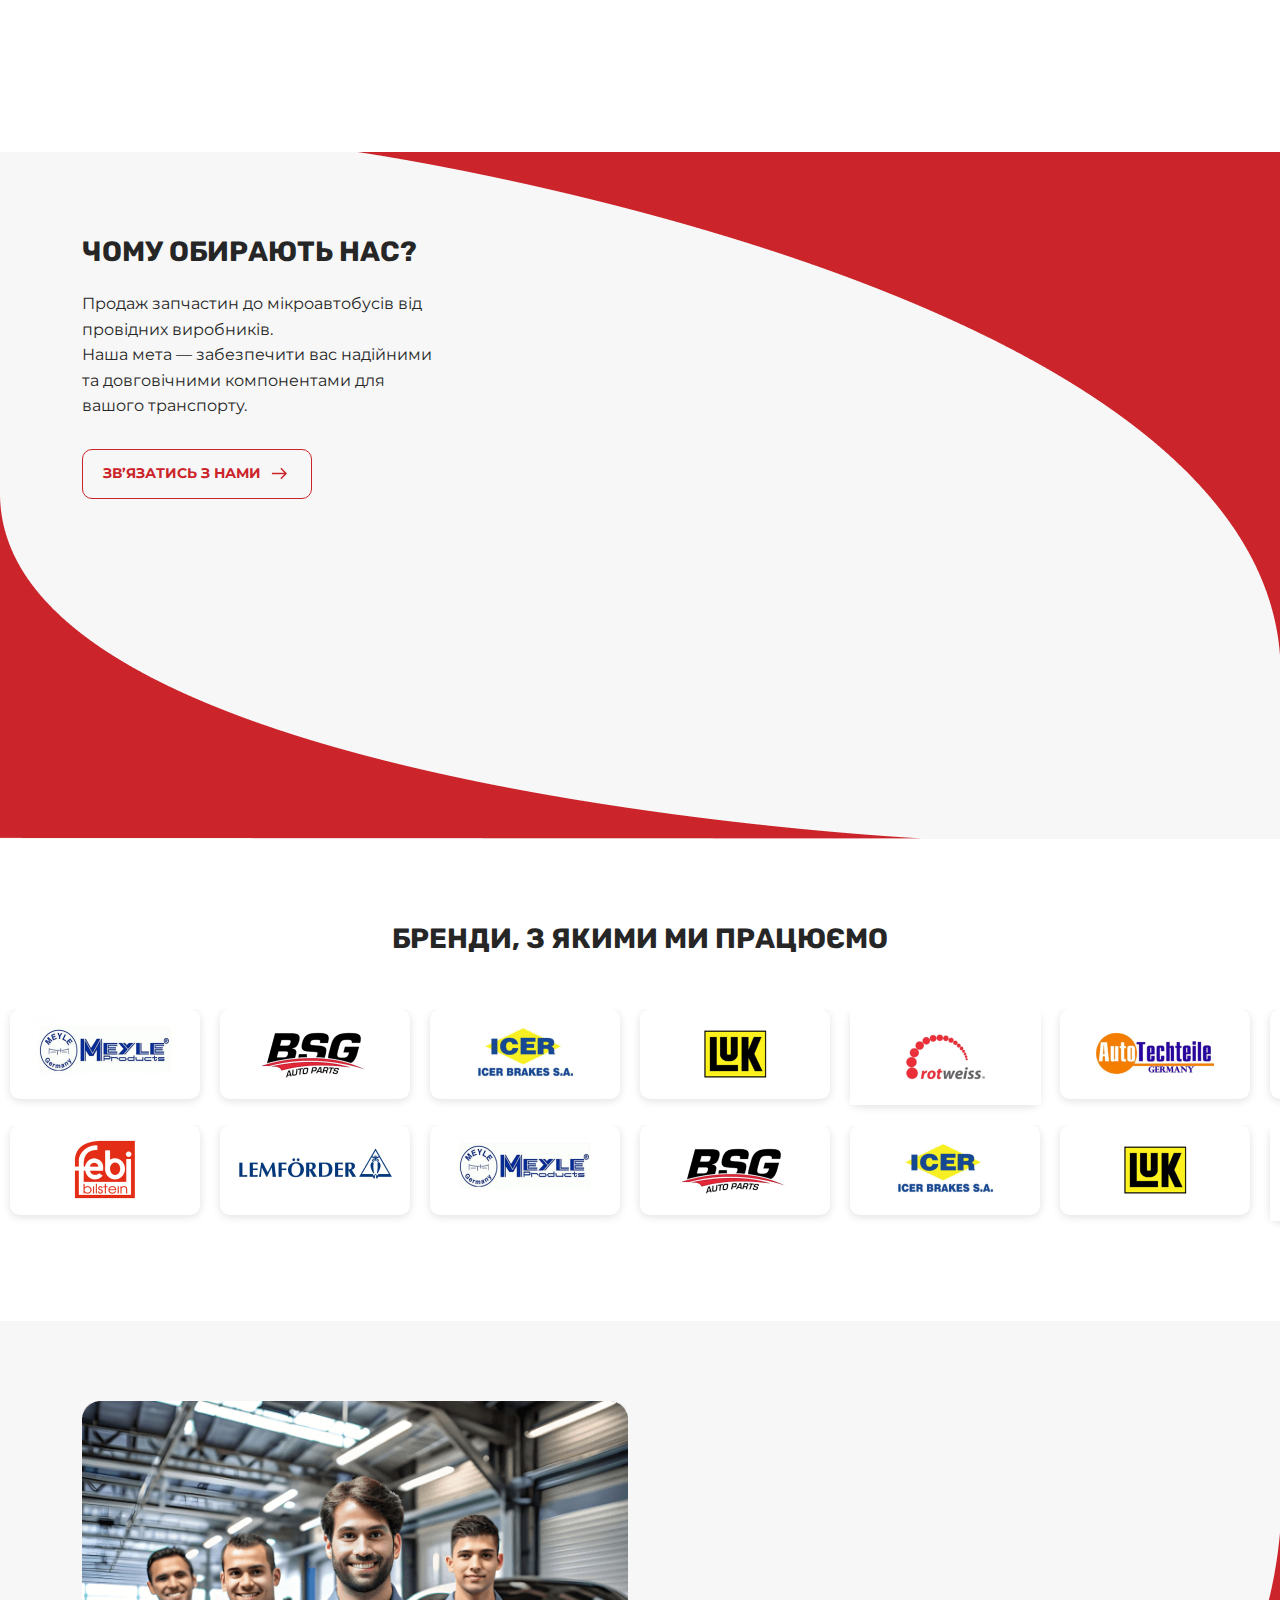
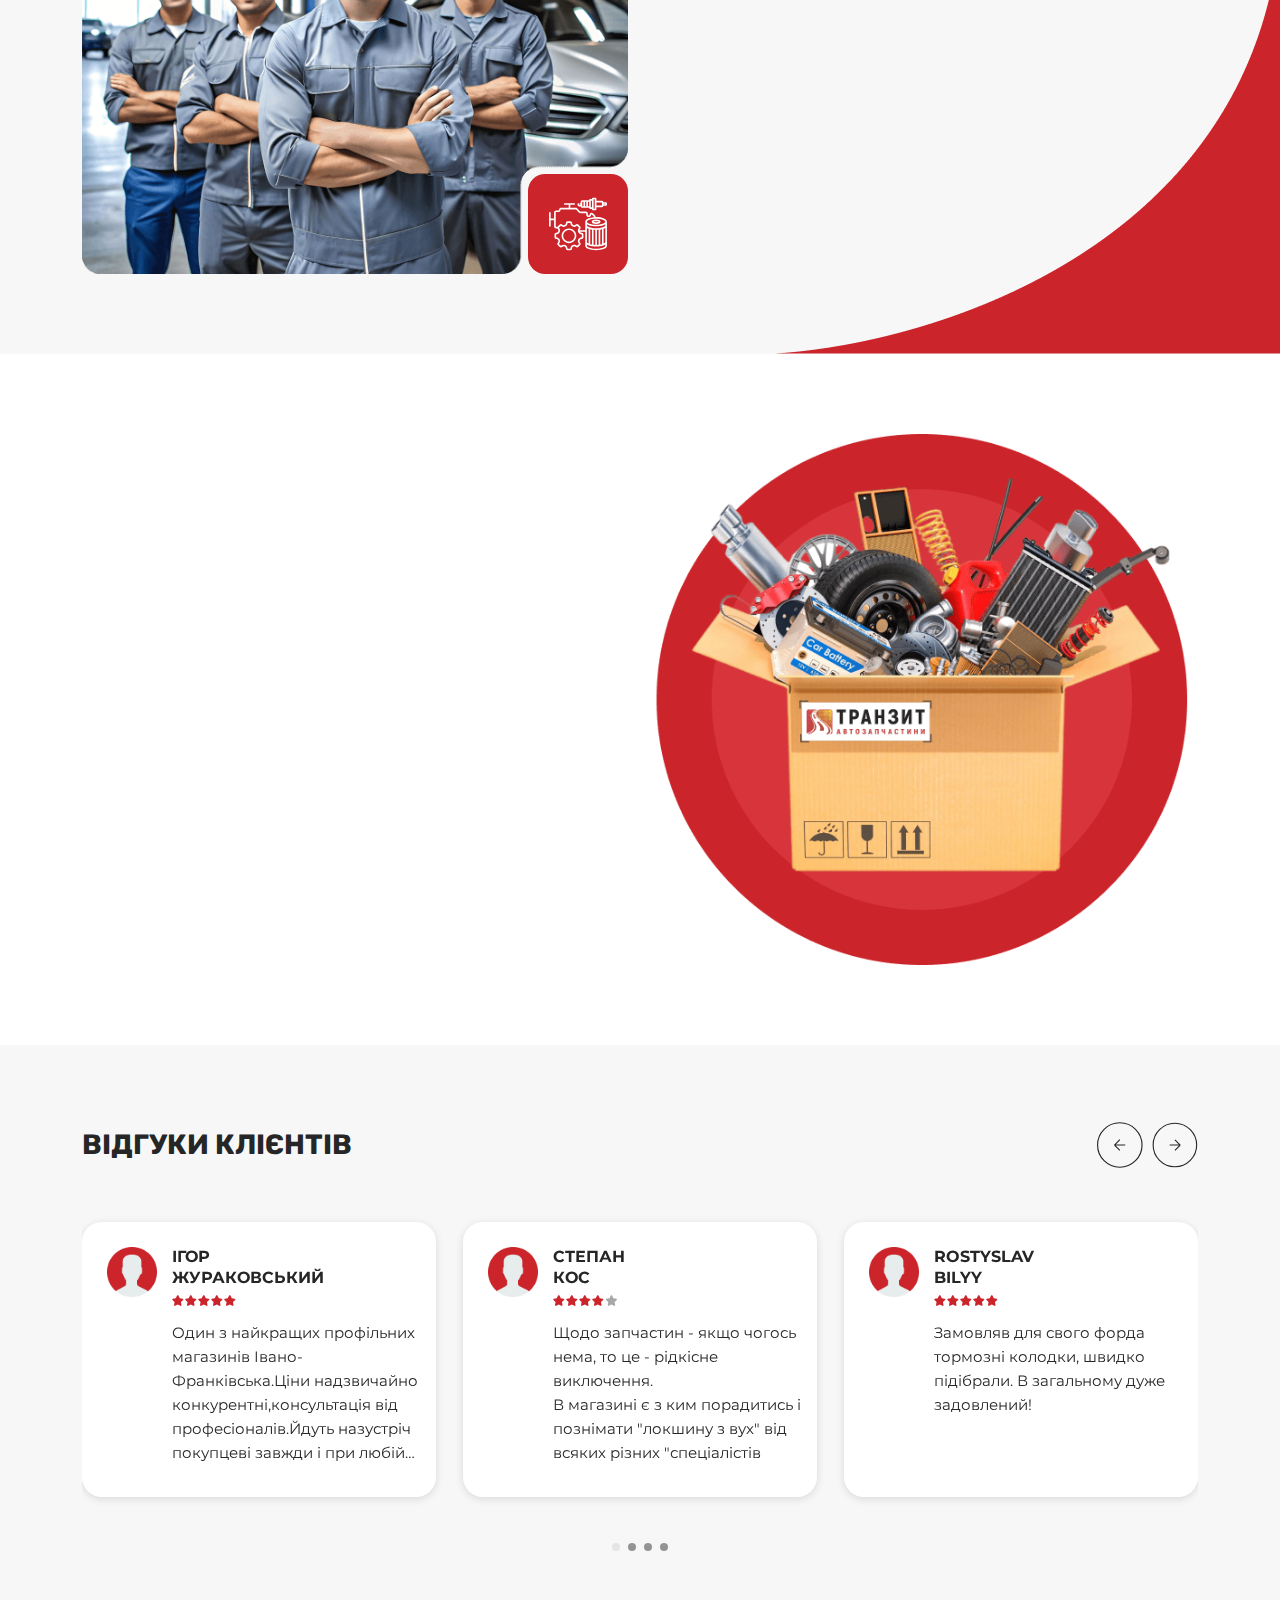
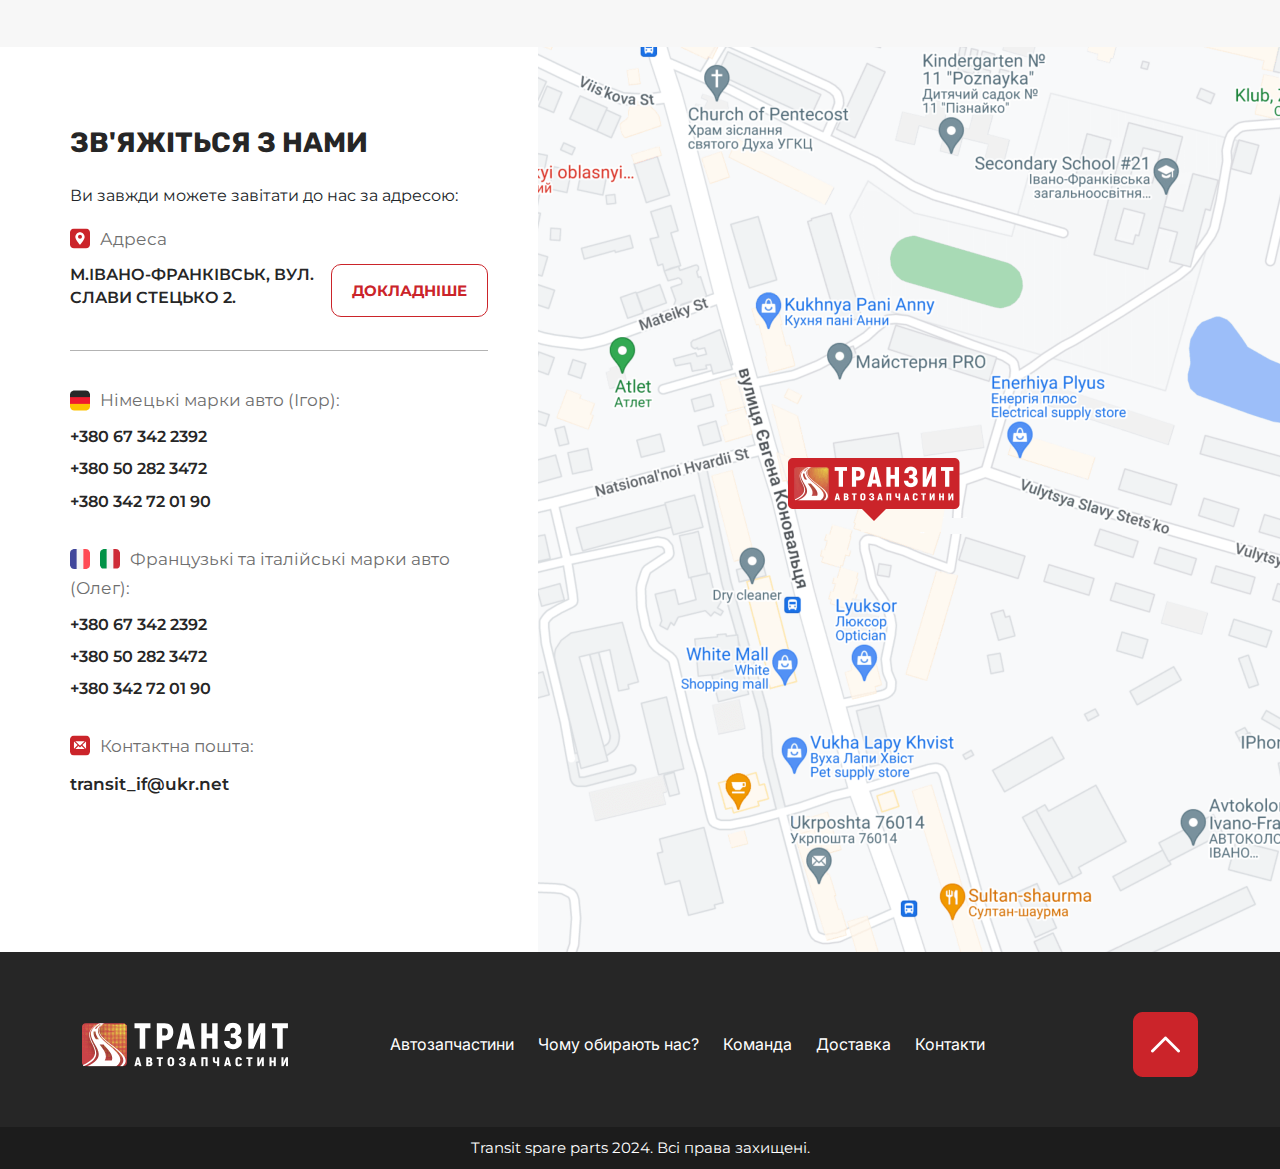
<file: index2.html>
<!DOCTYPE html>
<html lang="en">

<head>
    <meta charset="UTF-8">
    <meta name="viewport" content="width=device-width, initial-scale=1.0">
    <title>Main</title>
    <link rel="stylesheet" href="css/lib/bootstrap.min.css">
    <link rel="stylesheet" href="css/lib/swiper-bundle.min.css">
    <link rel="stylesheet" href="https://unpkg.com/aos@next/dist/aos.css" />
    <link rel="stylesheet" href="css/style.css">
</head>

<body>
    <div class="pagewrapper">
        <header class="header">
            <div class="container">
                <div class="row align-items-center">
                    <div class="col-xl-2">
                        <a href="#" class="logo">
                            <img src="img/logo.svg" alt="logo">
                        </a>
                    </div>
                    <div class="col-xl-8 headernavcolumn">
                        <nav>
                            <ul>
                                <li><a href="#1">Автозапчастини</a></li>
                                <li><a href="#2">Чому обирають нас?</a></li>
                                <li><a href="#3">Команда</a></li>
                                <li><a href="#4">Доставка</a></li>
                                <li><a href="#5">Контакти</a></li>
                            </ul>
                        </nav>
                        <button class="closemenu">
                            <img src="img/close.png" alt="close">
                        </button>
                    </div>
                    <div class="col-xl-2 hcloc">
                        <a href="https://www.google.com.ua/maps/place/%D0%B2%D1%83%D0%BB%D0%B8%D1%86%D1%8F+%D0%A1%D0%BB%D0%B0%D0%B2%D0%B8+%D0%A1%D1%82%D0%B5%D1%86%D1%8C%D0%BA%D0%BE,+2,+%D0%86%D0%B2%D0%B0%D0%BD%D0%BE-%D0%A4%D1%80%D0%B0%D0%BD%D0%BA%D1%96%D0%B2%D1%81%D1%8C%D0%BA,+%D0%86%D0%B2%D0%B0%D0%BD%D0%BE-%D0%A4%D1%80%D0%B0%D0%BD%D0%BA%D1%96%D0%B2%D1%81%D1%8C%D0%BA%D0%B0+%D0%BE%D0%B1%D0%BB%D0%B0%D1%81%D1%82%D1%8C,+76000/@48.9103584,24.7092501,17z/data=!3m1!4b1!4m6!3m5!1s0x4730c1447c59694f:0x28a01bb95be9ffda!8m2!3d48.9103549!4d24.711825!16s%2Fg%2F1td4hwvt?hl=ua&entry=ttu"
                            target="_blank" class="loc">
                            м.Івано-Франківськ,<br> вул. Слави Стецько 2
                        </a>
                    </div>
                    <button class="menubtn">
                        <img src="img/menu.png" alt="menu">
                    </button>
                </div>
            </div>
            <div class="mobshadowbox"></div>
        </header>

        <main class="main">
            <section class="herosection">
                <div class="container-fluid">
                    <div class="row align-items-center">
                        <div class="col-lg-6">
                            <div class="herosection__info">
                                <h1 data-aos="fade-up">
                                    Надійні запчастини для вашого автотранспорта
                                </h1>
                                <p data-aos="fade-up" data-aos-delay="200">
                                    Ми - ваш надійний партнер у світі автомобільного обслуговування.<br>
                                    Пропонуємо широкий асортимент запчастин для мікроавтобусів та комерційних авто таких
                                    відомих брендів, як:
                                </p>
                                <div class="herosection__brands" data-aos="fade-up" data-aos-delay="400">
                                    <span class="brand">
                                        <span class="brandimg">
                                            <img src="img/brand1.png" alt="img">
                                        </span>
                                        <span class="name">Ford</span>
                                    </span>
                                    <span class="brand">
                                        <span class="brandimg">
                                            <img src="img/brand2.png" alt="img">
                                        </span>
                                        <span class="name">Mercedes</span>
                                    </span>
                                    <span class="brand">
                                        <span class="brandimg">
                                            <img src="img/brand7.png" alt="img">
                                        </span>
                                        <span class="name">Citroen</span>
                                    </span>
                                    <span class="brand">
                                        <span class="brandimg">
                                            <img src="img/brand3.png" alt="img">
                                        </span>
                                        <span class="name">Volkswagen</span>
                                    </span>
                                    <span class="brand">
                                        <span class="brandimg">
                                            <img src="img/brand4.png" alt="img">
                                        </span>
                                        <span class="name">Peugeot</span>
                                    </span>
                                    <span class="brand">
                                        <span class="brandimg">
                                            <img src="img/brand5.png" alt="img">
                                        </span>
                                        <span class="name">Fiat</span>
                                    </span>
                                    <span class="brand">
                                        <span class="brandimg">
                                            <img src="img/brand6.png" alt="img">
                                        </span>
                                        <span class="name">Renault</span>
                                    </span>

                                </div>
                                <a href="#5" class="contactus scrlcont" data-aos="fade-up" data-aos-delay="500">
                                    Зв’язатись з нами
                                    <svg width="25" height="26" viewBox="0 0 25 26" fill="none"
                                        xmlns="http://www.w3.org/2000/svg">
                                        <path
                                            d="M20.6014 14.0303C20.8943 13.7374 20.8943 13.2626 20.6014 12.9697L15.8285 8.1967C15.5356 7.90381 15.0607 7.90381 14.7678 8.1967C14.4749 8.48959 14.4749 8.96447 14.7678 9.25736L19.0104 13.5L14.7678 17.7426C14.4749 18.0355 14.4749 18.5104 14.7678 18.8033C15.0607 19.0962 15.5356 19.0962 15.8285 18.8033L20.6014 14.0303ZM5.92896 14.25H20.0711V12.75H5.92896V14.25Z"
                                            fill="#CB242A" />
                                    </svg>
                                </a>
                            </div>
                        </div>
                        <div class="col-lg-6">
                            <div class="swiper mainslider">
                                <div class="swiper-wrapper">
                                    <div class="swiper-slide">
                                        <img src="img/slide11.png" alt="slide">
                                    </div>
                                    <div class="swiper-slide">
                                        <img src="img/slide22.png" alt="slide">
                                    </div>
                                    <div class="swiper-slide">
                                        <img src="img/slide33.png" alt="slide">
                                    </div>
                                    <div class="swiper-slide">
                                        <img src="img/slide44.png" alt="slide">
                                    </div>
                                    <div class="swiper-slide">
                                        <img src="img/slide55.png" alt="slide">
                                    </div>

                                </div>
                                <div class="swiper-pagination"></div>
                                <div class="swiper-button-next">
                                    <img src="img/arr-right.svg" alt="next">
                                </div>
                                <div class="swiper-button-prev">
                                    <img src="img/arr-left.svg" alt="prev">
                                </div>
                            </div>
                        </div>
                    </div>
                </div>

                <img class="herosection__bg" src="img/bg.png" alt="bg">
                <img class="herosection__bg2" src="img/whybgtop.png" alt="bg">
            </section>

            <section class="autoparts" id="1">
                <div class="container">
                    <div class="row">
                        <div class="col-lg-4">
                            <div class="autoparts__left">
                                <p class="titleh3">
                                    Автозапчастини
                                </p>
                                <p>
                                    Продаж запчастин до мікроавтобусів від провідних виробників.<br>
                                    Наша мета — забезпечити вас надійними та довговічними компонентами для вашого
                                    транспорту.
                                </p>
                                <a href="#5" class="redbtn scrlcont">
                                    Зв’язатись з нами
                                    <svg width="25" height="26" viewBox="0 0 25 26" fill="none"
                                        xmlns="http://www.w3.org/2000/svg">
                                        <path
                                            d="M20.6014 14.0303C20.8943 13.7374 20.8943 13.2626 20.6014 12.9697L15.8285 8.1967C15.5356 7.90381 15.0607 7.90381 14.7678 8.1967C14.4749 8.48959 14.4749 8.96447 14.7678 9.25736L19.0104 13.5L14.7678 17.7426C14.4749 18.0355 14.4749 18.5104 14.7678 18.8033C15.0607 19.0962 15.5356 19.0962 15.8285 18.8033L20.6014 14.0303ZM5.92896 14.25H20.0711V12.75H5.92896V14.25Z"
                                            fill="#CB242A" />
                                    </svg>
                                </a>
                            </div>
                        </div>
                        <div class="col-lg-8">
                            <div class="autoparts__right">
                                <div class="autoparts__row" data-aos="fade-up">
                                    <div class="autoparts__img">
                                        <img src="img/autopart1.png" alt="img">
                                    </div>
                                    <div class="autoparts__name">
                                        <p>Ford</p>
                                    </div>
                                    <div class="autoparts__descr">
                                        <p>
                                            Транзит 86-00р., Транзит V-184 00-06р, Транзит V-347 06-13р., Транзит V-362
                                            13-21р., Транзит Customs, CONNECT, CONNECT2
                                        </p>
                                    </div>
                                </div>
                                <div class="autoparts__row" data-aos="fade-up">
                                    <div class="autoparts__img">
                                        <img src="img/autopart2.png" alt="img">
                                    </div>
                                    <div class="autoparts__name">
                                        <p>Mercedes</p>
                                    </div>
                                    <div class="autoparts__descr">
                                        <p>
                                            609, -814, Vario, Sprinter 95-06р., 207-310 83-95р., Sprinter 06-21р.,
                                            207-310 83-95р., Sprinter 06-21р.,Vito w638, Vito w639, Vito w447
                                        </p>
                                    </div>
                                </div>
                                <div class="autoparts__row" data-aos="fade-up">
                                    <div class="autoparts__img">
                                        <img src="img/autopart3.png" alt="img">
                                    </div>
                                    <div class="autoparts__name">
                                        <p>Volkswagen</p>
                                    </div>
                                    <div class="autoparts__descr">
                                        <p>
                                            LT 96-06р., Crafter, T-4, T-5, Caddy 3, Caddy 4
                                        </p>
                                    </div>
                                </div>
                                <div class="autoparts__row" data-aos="fade-up">
                                    <div class="autoparts__img">
                                        <img src="img/autopart4.png" alt="img">
                                    </div>
                                    <div class="autoparts__name">
                                        <p>Citroen</p>
                                    </div>
                                    <div class="autoparts__descr">
                                        <p>
                                            Berlingo, Jumpy, Jumper, Nemo, C4.
                                        </p>
                                    </div>
                                </div>
                                <div class="autoparts__row" data-aos="fade-up">
                                    <div class="autoparts__img">
                                        <img src="img/autopart5.png" alt="img">
                                    </div>
                                    <div class="autoparts__name">
                                        <p>Peugeot</p>
                                    </div>
                                    <div class="autoparts__descr">
                                        <p>
                                            Expert, Partner, Bipper, Boxer
                                        </p>
                                    </div>
                                </div>
                                <div class="autoparts__row" data-aos="fade-up">
                                    <div class="autoparts__img">
                                        <img src="img/autopart6.png" alt="img">
                                    </div>
                                    <div class="autoparts__name">
                                        <p>Renault</p>
                                    </div>
                                    <div class="autoparts__descr">
                                        <p>
                                            Kangoo, Megane, Scenic, Master, Trafic
                                        </p>
                                    </div>
                                </div>
                                <div class="autoparts__row" data-aos="fade-up">
                                    <div class="autoparts__img">
                                        <img src="img/autopart7.png" alt="img">
                                    </div>
                                    <div class="autoparts__name">
                                        <p>Fiat</p>
                                    </div>
                                    <div class="autoparts__descr">
                                        <p>
                                            Doblo, Scudo, Ducato, Fiorino
                                        </p>
                                    </div>
                                </div>
                            </div>
                        </div>
                    </div>
                </div>
            </section>

            <section class="whysect" id="2">
                <div class="container">
                    <div class="row">
                        <div class="col-lg-5">
                            <div class="autoparts__left">
                                <p class="titleh3">
                                    Чому обирають нас?
                                </p>
                                <p>
                                    Продаж запчастин до мікроавтобусів від провідних виробників.<br>
                                    Наша мета — забезпечити вас надійними та довговічними компонентами для вашого
                                    транспорту.
                                </p>
                                <a href="#5" class="redbtn scrlcont">
                                    Зв’язатись з нами
                                    <svg width="25" height="26" viewBox="0 0 25 26" fill="none"
                                        xmlns="http://www.w3.org/2000/svg">
                                        <path
                                            d="M20.6014 14.0303C20.8943 13.7374 20.8943 13.2626 20.6014 12.9697L15.8285 8.1967C15.5356 7.90381 15.0607 7.90381 14.7678 8.1967C14.4749 8.48959 14.4749 8.96447 14.7678 9.25736L19.0104 13.5L14.7678 17.7426C14.4749 18.0355 14.4749 18.5104 14.7678 18.8033C15.0607 19.0962 15.5356 19.0962 15.8285 18.8033L20.6014 14.0303ZM5.92896 14.25H20.0711V12.75H5.92896V14.25Z"
                                            fill="#CB242A" />
                                    </svg>
                                </a>
                            </div>
                        </div>
                        <div class="col-lg-7">
                            <div class="row">
                                <div class="col-xl-6" data-aos="fade-up">
                                    <div class="whybox">
                                        <div class="icbox">
                                            <img src="img/whyic1.svg" alt="icon">
                                        </div>
                                        <div class="descrbox">
                                            <p class="title">Досвід</p>
                                            <p>
                                                Понад 25 років роботи на ринку автозапчастин до мікроавтобусів.
                                            </p>
                                        </div>
                                    </div>
                                </div>
                                <div class="col-xl-6" data-aos="fade-up">
                                    <div class="whybox">
                                        <div class="icbox">
                                            <img src="img/whyic2.svg" alt="icon">
                                        </div>
                                        <div class="descrbox">
                                            <p class="title">Висока якість</p>
                                            <p>
                                                Ми пропонуємо оригінальні та високоякісні запчастини від провідних
                                                виробників.
                                            </p>
                                        </div>
                                    </div>
                                </div>
                                <div class="col-xl-12" data-aos="fade-up">
                                    <div class="whybox">
                                        <div class="icbox">
                                            <img src="img/whyic3.svg" alt="icon">
                                        </div>
                                        <div class="descrbox">
                                            <p class="title">Широкий асортимент</p>
                                            <p>
                                                У нас ви знайдете все необхідне для ремонту та обслуговування вашого
                                                комерційного авто.
                                            </p>
                                        </div>
                                    </div>
                                </div>
                                <div class="col-xl-6" data-aos="fade-up">
                                    <div class="whybox">
                                        <div class="icbox">
                                            <img src="img/whyic4.svg" alt="icon">
                                        </div>
                                        <div class="descrbox">
                                            <p class="title">Конкурентні ціни</p>
                                            <p>
                                                Ми пропонуємо найкращі ціни на ринку.
                                            </p>
                                        </div>
                                    </div>
                                </div>
                                <div class="col-xl-6" data-aos="fade-up">
                                    <div class="whybox">
                                        <div class="icbox">
                                            <img src="img/whyic5.svg" alt="icon">
                                        </div>
                                        <div class="descrbox">
                                            <p class="title">Клієнтність</p>
                                            <p>
                                                Індивідуальний підхід до кожного клієнта та його потреб.
                                            </p>
                                        </div>
                                    </div>
                                </div>
                            </div>
                        </div>
                    </div>
                </div>

                <img class="whtopbg" src="img/whybgtop.png" alt="bg">
                <img class="whbotbg" src="img/whybgbott.png" alt="bg">
            </section>

            <section class="brandssection">
                <div class="container">
                    <p class="titleh3">Бренди, з якими ми працюємо</p>
                    <!-- <div class="brandssectionwrapper">
                        <div class="brandblock">
                            <img src="img/br1.png" alt="img">
                        </div>
                        <div class="brandblock">
                            <img src="img/br2.png" alt="img">
                        </div>
                        <div class="brandblock">
                            <img src="img/br3.png" alt="img">
                        </div>
                        <div class="brandblock">
                            <img src="img/br4.png" alt="img">
                        </div>
                        <div class="brandblock">
                            <img src="img/br5.png" alt="img">
                        </div>
                        <div class="brandblock">
                            <img src="img/br6.png" alt="img">
                        </div>
                        <div class="brandblock">
                            <img src="img/br7.png" alt="img">
                        </div>
                        <div class="brandblock">
                            <img src="img/br8.png" alt="img">
                        </div>
                        <div class="brandblock">
                            <img src="img/br9.png" alt="img">
                        </div>
                        
                    </div> -->
                </div>

                <div class="swiper brandsslider v1">
                    <div class="swiper-wrapper">
                        <div class="swiper-slide">
                            <div class="brandblock">
                                <img src="img/br1.png" alt="img">
                            </div>
                        </div>
                        <div class="swiper-slide">
                            <div class="brandblock">
                                <img src="img/br2.png" alt="img">
                            </div>
                        </div>
                        <div class="swiper-slide">
                            <div class="brandblock">
                                <img src="img/br3.png" alt="img">
                            </div>
                        </div>
                        <div class="swiper-slide">
                            <div class="brandblock">
                                <img src="img/br4.png" alt="img">
                            </div>
                        </div>
                        <div class="swiper-slide">
                            <div class="brandblock">
                                <img src="img/br5.png" alt="img">
                            </div>
                        </div>
                        <div class="swiper-slide">
                            <div class="brandblock">
                                <img src="img/br6.png" alt="img">
                            </div>
                        </div>
                        <div class="swiper-slide">
                            <div class="brandblock">
                                <img src="img/br7.png" alt="img">
                            </div>
                        </div>
                        <div class="swiper-slide">
                            <div class="brandblock">
                                <img src="img/br8.png" alt="img">
                            </div>
                        </div>
                        <div class="swiper-slide">
                            <div class="brandblock">
                                <img src="img/br9.png" alt="img">
                            </div>
                        </div>
                    </div>
                </div>
                <div class="swiper brandsslider v2">
                    <div class="swiper-wrapper">
                        <div class="swiper-slide">
                            <div class="brandblock">
                                <img src="img/br1.png" alt="img">
                            </div>
                        </div>
                        <div class="swiper-slide">
                            <div class="brandblock">
                                <img src="img/br2.png" alt="img">
                            </div>
                        </div>
                        <div class="swiper-slide">
                            <div class="brandblock">
                                <img src="img/br3.png" alt="img">
                            </div>
                        </div>
                        <div class="swiper-slide">
                            <div class="brandblock">
                                <img src="img/br4.png" alt="img">
                            </div>
                        </div>
                        <div class="swiper-slide">
                            <div class="brandblock">
                                <img src="img/br5.png" alt="img">
                            </div>
                        </div>
                        <div class="swiper-slide">
                            <div class="brandblock">
                                <img src="img/br6.png" alt="img">
                            </div>
                        </div>
                        <div class="swiper-slide">
                            <div class="brandblock">
                                <img src="img/br7.png" alt="img">
                            </div>
                        </div>
                        <div class="swiper-slide">
                            <div class="brandblock">
                                <img src="img/br8.png" alt="img">
                            </div>
                        </div>
                        <div class="swiper-slide">
                            <div class="brandblock">
                                <img src="img/br9.png" alt="img">
                            </div>
                        </div>
                    </div>
                </div>
            </section>

            <section class="teamsect" id="3">
                <div class="container">
                    <div class="row align-items-center">
                        <div class="col-lg-6 text-end">
                            <div class="imgwrap">
                                <img class="timg" src="img/img1.png" alt="img">
                                <img class="ticon" src="img/teamicon.svg" alt="icon">
                            </div>
                        </div>
                        <div class="col-lg-6">
                            <div class="teamdescr">
                                <p class="titleh3" data-aos="fade-up-left">команда Спеціалістів</p>
                                <p data-aos="fade-up-left">
                                    Наша команда — це група висококваліфікованих професіоналів з багаторічним досвідом у
                                    галузі автозапчастин. Кожен член нашого колективу є експертом у даній сфері, що
                                    дозволяє нам надавати найкращі рішення для наших клієнтів.
                                </p>
                                <a href="#5" class="redbtn scrlcont" data-aos="fade-up-left">
                                    Зв’язатись з нами
                                    <svg width="25" height="26" viewBox="0 0 25 26" fill="none"
                                        xmlns="http://www.w3.org/2000/svg">
                                        <path
                                            d="M20.6014 14.0303C20.8943 13.7374 20.8943 13.2626 20.6014 12.9697L15.8285 8.1967C15.5356 7.90381 15.0607 7.90381 14.7678 8.1967C14.4749 8.48959 14.4749 8.96447 14.7678 9.25736L19.0104 13.5L14.7678 17.7426C14.4749 18.0355 14.4749 18.5104 14.7678 18.8033C15.0607 19.0962 15.5356 19.0962 15.8285 18.8033L20.6014 14.0303ZM5.92896 14.25H20.0711V12.75H5.92896V14.25Z"
                                            fill="#CB242A"></path>
                                    </svg>
                                </a>
                            </div>
                        </div>
                    </div>
                </div>

                <img src="img/bgel1.png" alt="bg" class="bgel">
            </section>

            <section class="delivery" id="4">
                <div class="container">
                    <div class="row align-items-center">
                        <div class="col-lg-6">
                            <div class="delivery__descr">
                                <p class="titleh3" data-aos="fade-up-right">
                                    Безкоштовна доставка
                                </p>
                                <p data-aos="fade-up-right">
                                    Наші спеціалісти завжди готові надати вам необхідну консультацію та допомогти з
                                    вибором запчастин. Зробіть замовлення зараз! - Ми гарантуємо швидку доставку та
                                    високу якість обслуговування.
                                </p>
                                <div class="infosect" data-aos="fade-up-right">
                                    <p>
                                        На суму від 2500 грн магазин автозапчастин «Транзит» надає безкоштовну доставку
                                        сервісами доставки:
                                    </p>
                                    <div class="postgr">
                                        <img src="img/np.png" alt="img">
                                        <img src="img/up.png" alt="img">
                                    </div>
                                    <p>
                                        <i>
                                            *за умови здійснення повної предоплати.
                                        </i>
                                    </p>
                                </div>
                            </div>
                        </div>
                        <div class="col-lg-6">
                            <div class="delivery__imgwrap">
                                <img src="img/img2.png" alt="img">
                            </div>
                        </div>
                    </div>
                </div>
            </section>

            <section class="testimonials">
                <div class="container">
                    <p class="titleh3">
                        Відгуки клієнтів
                    </p>
                    <div class="testimonialsslider">
                        <div class="swiper testimsl">
                            <div class="swiper-wrapper">
                                <div class="swiper-slide">
                                    <div class="testimbox">
                                        <div class="imgwrap">
                                            <img src="img/ava.png" alt="img">
                                        </div>
                                        <div class="descrwrap">
                                            <p class="name">Ігор<br> жураковський</p>
                                            <div class="rating">
                                                <img src="img/star1.svg" alt="img">
                                                <img src="img/star1.svg" alt="img">
                                                <img src="img/star1.svg" alt="img">
                                                <img src="img/star1.svg" alt="img">
                                                <img src="img/star1.svg" alt="img">
                                            </div>
                                            <p class="descr">
                                                Один з найкращих профільних магазинів Івано-Франківська.Ціни надзвичайно
                                                конкурентні,консультація від професіоналів.Йдуть назустріч покупцеві
                                                завжди і при любій ситуації.Дай вам Боже здоров*я хлопці.
                                            </p>
                                        </div>
                                    </div>
                                </div>
                                <div class="swiper-slide">
                                    <div class="testimbox">
                                        <div class="imgwrap">
                                            <img src="img/ava.png" alt="img">
                                        </div>
                                        <div class="descrwrap">
                                            <p class="name">Степан<br>
                                                кос</p>
                                            <div class="rating">
                                                <img src="img/star1.svg" alt="img">
                                                <img src="img/star1.svg" alt="img">
                                                <img src="img/star1.svg" alt="img">
                                                <img src="img/star1.svg" alt="img">
                                                <img src="img/star2.svg" alt="img">
                                            </div>
                                            <p class="descr">
                                                Щодо запчастин - якщо чогось нема, то це - рідкісне виключення. <br>В
                                                магазині є з ким порадитись і познімати "локшину з вух" від всяких
                                                різних "спеціалістів
                                            </p>
                                        </div>
                                    </div>
                                </div>
                                <div class="swiper-slide">
                                    <div class="testimbox">
                                        <div class="imgwrap">
                                            <img src="img/ava.png" alt="img">
                                        </div>
                                        <div class="descrwrap">
                                            <p class="name">Rostyslav <br>
                                                Bilyy</p>
                                            <div class="rating">
                                                <img src="img/star1.svg" alt="img">
                                                <img src="img/star1.svg" alt="img">
                                                <img src="img/star1.svg" alt="img">
                                                <img src="img/star1.svg" alt="img">
                                                <img src="img/star1.svg" alt="img">
                                            </div>
                                            <p class="descr">
                                                Замовляв для свого форда тормозні колодки, швидко підібрали. В
                                                загальному дуже задовлений!
                                            </p>
                                        </div>
                                    </div>
                                </div>
                                <div class="swiper-slide">
                                    <div class="testimbox">
                                        <div class="imgwrap">
                                            <img src="img/ava.png" alt="img">
                                        </div>
                                        <div class="descrwrap">
                                            <p class="name">Степан<br>
                                                кос</p>
                                            <div class="rating">
                                                <img src="img/star1.svg" alt="img">
                                                <img src="img/star1.svg" alt="img">
                                                <img src="img/star1.svg" alt="img">
                                                <img src="img/star1.svg" alt="img">
                                                <img src="img/star2.svg" alt="img">
                                            </div>
                                            <p class="descr">
                                                Щодо запчастин - якщо чогось нема, то це - рідкісне виключення. <br>В
                                                магазині є з ким порадитись і познімати "локшину з вух" від всяких
                                                різних "спеціалістів
                                            </p>
                                        </div>
                                    </div>
                                </div>
                            </div>
                            <div class="swiper-pagination"></div>
                            <div class="swiper-button-next"></div>
                            <div class="swiper-button-prev"></div>
                        </div>
                    </div>



                </div>
            </section>

            <section class="contactus" id="5">
                <div class="contactus__left">
                    <p class="titleh3">
                        Зв'яжіться з нами
                    </p>
                    <p>
                        Ви завжди можете завітати до нас за адресою:
                    </p>
                    <div class="contaddr">
                        <div class="contaddr__title">
                            <img src="img/pin2.svg" alt="img">
                            Адреса
                        </div>
                        <div class="contaddr__descr">
                            <p>
                                м.Івано-Франківськ, вул.<br> Слави Стецько 2.
                            </p>
                            <a href="https://www.google.com/maps/dir/?api=1&origin=Current+Location&destination=%D0%B2%D1%83%D0%BB%D0%B8%D1%86%D1%8F+%D0%A1%D0%BB%D0%B0%D0%B2%D0%B8+%D0%A1%D1%82%D0%B5%D1%86%D1%8C%D0%BA%D0%BE,+2,+%D0%86%D0%B2%D0%B0%D0%BD%D0%BE-%D0%A4%D1%80%D0%B0%D0%BD%D0%BA%D1%96%D0%B2%D1%81%D1%8C%D0%BA,+%D0%86%D0%B2%D0%B0%D0%BD%D0%BE-%D0%A4%D1%80%D0%B0%D0%BD%D0%BA%D1%96%D0%B2%D1%81%D1%8C%D0%BA%D0%B0+%D0%BE%D0%B1%D0%BB%D0%B0%D1%81%D1%82%D1%8C,+76000"
                            target="_blank">
                                Докладніше
                            </a>
                        </div>

                    </div>
                    <div class="contnums">
                        <p class="title">
                            <img src="img/flag1.png" alt="flag">
                            Німецькі марки авто (Ігор):
                        </p>
                        <ul>
                            <li><a href="tel:+380673422392">+380 67 342 2392</a></li>
                            <li><a href="tel:+380502823472">+380 50 282 3472</a></li>
                            <li><a href="tel:+380342720190">+380 342 72 01 90</a></li>
                        </ul>
                    </div>
                    <div class="contnums">
                        <p class="title">
                            <img src="img/flag2.png" alt="flag">
                            <img src="img/flag3.png" alt="flag">
                            Французькі та італійські марки авто (Олег):
                        </p>
                        <ul>
                            <li><a href="tel:+380673422392">+380 67 342 2392</a></li>
                            <li><a href="tel:+380502823472">+380 50 282 3472</a></li>
                            <li><a href="tel:+380342720190">+380 342 72 01 90</a></li>
                        </ul>
                    </div>
                    <div class="contaddr">
                        <div class="contaddr__title">
                            <img src="img/emailic.svg" alt="img">
                            Контактна пошта:
                        </div>
                        <a href="mailto:transit_if@ukr.net" class="emaillink">transit_if@ukr.net</a>

                    </div>
                </div>
                <!-- <div class="contactus__right">
                    <a href="https://www.google.com.ua/maps/place/%D0%B2%D1%83%D0%BB%D0%B8%D1%86%D1%8F+%D0%A1%D0%BB%D0%B0%D0%B2%D0%B8+%D0%A1%D1%82%D0%B5%D1%86%D1%8C%D0%BA%D0%BE,+2,+%D0%86%D0%B2%D0%B0%D0%BD%D0%BE-%D0%A4%D1%80%D0%B0%D0%BD%D0%BA%D1%96%D0%B2%D1%81%D1%8C%D0%BA,+%D0%86%D0%B2%D0%B0%D0%BD%D0%BE-%D0%A4%D1%80%D0%B0%D0%BD%D0%BA%D1%96%D0%B2%D1%81%D1%8C%D0%BA%D0%B0+%D0%BE%D0%B1%D0%BB%D0%B0%D1%81%D1%82%D1%8C,+76000/@48.9103584,24.7092501,17z/data=!3m1!4b1!4m6!3m5!1s0x4730c1447c59694f:0x28a01bb95be9ffda!8m2!3d48.9103549!4d24.711825!16s%2Fg%2F1td4hwvt?hl=ua&entry=ttu"
                    target="_blank" class="imgwrap">
                        <img src="img/map.png" alt="map">
                    </a>
                </div> -->
                <div class="contactus__right">
                    <a href="https://www.google.com/maps/dir/?api=1&origin=Current+Location&destination=%D0%B2%D1%83%D0%BB%D0%B8%D1%86%D1%8F+%D0%A1%D0%BB%D0%B0%D0%B2%D0%B8+%D0%A1%D1%82%D0%B5%D1%86%D1%8C%D0%BA%D0%BE,+2,+%D0%86%D0%B2%D0%B0%D0%BD%D0%BE-%D0%A4%D1%80%D0%B0%D0%BD%D0%BA%D1%96%D0%B2%D1%81%D1%8C%D0%BA,+%D0%86%D0%B2%D0%B0%D0%BD%D0%BE-%D0%A4%D1%80%D0%B0%D0%BD%D0%BA%D1%96%D0%B2%D1%81%D1%8C%D0%BA%D0%B0+%D0%BE%D0%B1%D0%BB%D0%B0%D1%81%D1%82%D1%8C,+76000"
                       target="_blank" class="imgwrap">
                        <img src="img/map.png" alt="map">
                    </a>
                </div>
            </section>
        </main>

        <footer class="footer">
            <div class="footertop">
                <div class="container">
                    <div class="row align-items-center">
                        <div class="col-xl-3 col-lg-2">
                            <a href="#" class="footerlogo">
                                <img src="img/footerlogo.svg" alt="logo">
                            </a>
                        </div>
                        <div class="col-xl-7 col-lg-8">
                            <nav>
                                <ul>
                                    <li><a href="#1">Автозапчастини</a></li>
                                    <li><a href="#2">Чому обирають нас?</a></li>
                                    <li><a href="#3">Команда</a></li>
                                    <li><a href="#4">Доставка</a></li>
                                    <li><a href="#5">Контакти</a></li>
                                </ul>
                            </nav>
                        </div>
                        <div class="col-xl-2 col-lg-2 text-end">
                            <a href="#" class="totop">
                                <img src="img/totop.png" alt="totop">
                            </a>
                        </div>
                    </div>
                </div>
            </div>
            <div class="footerbott">
                <p>
                    Transit spare parts 2024. Всі права захищені.
                </p>
            </div>
        </footer>
    </div>

    <script src="js/lib/jquery.js"></script>
    <script src="js/lib/bootstrap.min.js"></script>
    <script src="js/lib/swiper-bundle.min.js"></script>
    <script src="https://unpkg.com/aos@next/dist/aos.js"></script>
    <script src="js/main.js"></script>
</body>


</html>
</file>
<file: css/style.css>
@import url("https://fonts.googleapis.com/css2?family=Inter:wght@100..900&family=Montserrat:ital,wght@0,100..900;1,100..900&family=Rubik:ital,wght@0,300..900;1,300..900&display=swap");:root{--black:#262626;--red:#CB242A}:root{scroll-behavior:inherit}body,html{height:100%}.main{-webkit-box-flex:1;-ms-flex:1 1 auto;flex:1 1 auto}.pagewrapper{min-height:100%;display:-webkit-box;display:-ms-flexbox;display:flex;-webkit-box-orient:vertical;-webkit-box-direction:normal;-ms-flex-direction:column;flex-direction:column;overflow:hidden}body{font-family:"Montserrat",sans-serif;font-size:16px}body *{line-height:170%}@media (min-width:1500px){.container{max-width:1450px}}@media (min-width:1500px){.container{max-width:1450px}}@media (min-width:1700px){.container{max-width:1600px}}input{outline:none}a{text-decoration:none}button{outline:none;border:none;background:transparent;padding:0}input::-webkit-inner-spin-button,input::-webkit-outer-spin-button{-webkit-appearance:none;margin:0}input[type=number]{-moz-appearance:textfield}ul{list-style-type:none;margin:0;padding:0}h1{font-family:"Rubik",sans-serif;font-size:43px;line-height:140%;color:var(--black);text-transform:uppercase;font-weight:700}.titleh3,h3{font-family:"Rubik",sans-serif;text-transform:uppercase;font-size:35px;color:var(--black);font-weight:700;line-height:140%;margin-bottom:35px}.redbtn{border-radius:10px;border:1px solid var(--red);min-height:65px;min-width:251px;display:-webkit-inline-box;display:-ms-inline-flexbox;display:inline-flex;-webkit-box-align:center;-ms-flex-align:center;align-items:center;-webkit-box-pack:center;-ms-flex-pack:center;justify-content:center;color:var(--red);font-size:15px;line-height:140%;font-weight:700;text-transform:uppercase}.redbtn svg{margin-left:5px;margin-top:-2px}@media (max-width:1599.8px){h1{font-size:40px}.titleh3,h3{font-size:32px;margin-bottom:30px}}@media (max-width:1399.8px){h1{font-size:36px}.titleh3,h3{font-size:28px;margin-bottom:20px}.redbtn{min-height:50px;min-width:230px;font-size:14px}}@media (max-width:1199.8px){h1{font-size:32px}.titleh3,h3{font-size:24px}}@media (max-width:575.8px){h1{font-size:28px}}.herosection{min-height:100vh;padding:100px 0;display:-webkit-box;display:-ms-flexbox;display:flex;-webkit-box-align:center;-ms-flex-align:center;align-items:center;position:relative;overflow:hidden;background:#F7F7F7}.herosection h1{margin-bottom:30px}.herosection .container-fluid{position:relative;z-index:2;padding-left:calc((100vw - 1600px) / 2);padding-right:0}.herosection .swiper-slide{opacity:0!important}.herosection .swiper-slide.swiper-slide-active{opacity:1!important}.herosection__info p{max-width:611px;margin-bottom:35px;font-size:17px;line-height:170%;color:var(--black)}.herosection__info .contactus{margin-top:35px;border-radius:10px;border:1px solid var(--red);min-height:65px;min-width:251px;display:-webkit-inline-box;display:-ms-inline-flexbox;display:inline-flex;-webkit-box-align:center;-ms-flex-align:center;align-items:center;-webkit-box-pack:center;-ms-flex-pack:center;justify-content:center;color:var(--red);font-size:15px;line-height:140%;font-weight:700;text-transform:uppercase}.herosection__info .contactus svg{margin-left:5px;margin-top:-2px}.herosection__brands{max-width:615px}.herosection__brands .brand{padding:3px 15px;display:-webkit-inline-box;display:-ms-inline-flexbox;display:inline-flex;-webkit-box-align:center;-ms-flex-align:center;align-items:center;border:1px solid #CFCFCF;border-radius:40px;margin-bottom:10px;margin-right:6px}.herosection__brands .brand .brandimg{width:100%;max-width:32px;-webkit-box-flex:0;-ms-flex:0 0 32px;flex:0 0 32px;max-height:32px;display:-webkit-inline-box;display:-ms-inline-flexbox;display:inline-flex;-webkit-box-align:center;-ms-flex-align:center;align-items:center;-webkit-box-pack:center;-ms-flex-pack:center;justify-content:center}.herosection__brands .brand .brandimg img{max-width:100%;max-height:100%}.herosection__brands .brand .name{padding-left:5px;color:#767676;font-weight:500;line-height:170%}.herosection__bg{position:absolute;right:0;top:0;height:100%;width:74%}.mainslider{padding-top:50px}.mainslider img{max-width:100%}.mainslider .swiper-pagination-clickable .swiper-pagination-bullet{background:#fff}.mainslider .swiper-button-next,.mainslider .swiper-button-prev{top:initial;bottom:0;width:25px;height:25px}.mainslider .swiper-button-next img,.mainslider .swiper-button-prev img{width:100%}.mainslider .swiper-button-next:after,.mainslider .swiper-button-prev:after{display:none}.mainslider .swiper-button-next{right:calc(50% - 65px)}.mainslider .swiper-button-prev{left:calc(50% - 65px)}.autoparts{padding:100px 0}.autoparts__left p:not(.titleh3){margin-bottom:45px;line-height:170%;color:var(--black);max-width:360px}.autoparts__row{display:-webkit-box;display:-ms-flexbox;display:flex;-ms-flex-wrap:wrap;flex-wrap:wrap;-webkit-box-align:center;-ms-flex-align:center;align-items:center;position:relative;padding-bottom:30px;margin-bottom:30px;border-bottom:1px solid rgba(21,21,21,0.2)}.autoparts__row .autoparts__img{width:100%;max-width:77px;-webkit-box-flex:0;-ms-flex:0 0 77px;flex:0 0 77px}.autoparts__row .autoparts__img img{max-width:100%}.autoparts__row .autoparts__name{width:100%;max-width:290px;-webkit-box-flex:0;-ms-flex:0 0 290px;flex:0 0 290px;padding-left:40px;padding-right:10px}.autoparts__row .autoparts__name p{margin:0;font-size:25px;line-height:170%;font-weight:600;color:#404040}.autoparts__row .autoparts__descr{width:100%;max-width:calc(100% - 367px);-webkit-box-flex:0;-ms-flex:0 0 calc(100% - 367px);flex:0 0 calc(100% - 367px);padding-right:25px}.autoparts__row .autoparts__descr p{margin:0;max-width:450px;line-height:170%;color:var(--black)}.autoparts__row:after{content:"";display:inline-block;width:15px;height:15px;background:url("../img/autoparts-arr.svg") no-repeat center/100%;position:absolute;right:0;top:0}.autoparts__row:last-child{border-bottom:none;margin-bottom:0;padding-bottom:0}.whysect{padding:137px 0;background:#F7F7F7;position:relative}.whysect .container{position:relative;z-index:2}.whybox{background:#fff;border-radius:20px;padding:20px;display:-webkit-box;display:-ms-flexbox;display:flex;-ms-flex-wrap:wrap;flex-wrap:wrap;-webkit-box-shadow:0 4px 6px rgba(0,0,0,0.09);box-shadow:0 4px 6px rgba(0,0,0,0.09);margin-bottom:25px}.whybox .icbox{width:100%;max-width:64px;-webkit-box-flex:0;-ms-flex:0 0 65px;flex:0 0 65px}.whybox .descrbox{width:100%;max-width:calc(100% - 64px);-webkit-box-flex:0;-ms-flex:0 0 calc(100% - 64px);flex:0 0 calc(100% - 64px);padding-left:20px}.whybox .descrbox .title{margin-bottom:15px;line-height:170%;color:#404040;font-weight:600;font-size:25px}.whybox .descrbox p{margin:0;color:var(--black);max-width:511px}.whtopbg{position:absolute;right:0;top:0}.whbotbg{position:absolute;left:0;bottom:0}.brandssection{padding:105px 0}.brandssection .titleh3{margin-bottom:70px;text-align:center}.brandssection .brandssectionwrapper{display:-webkit-box;display:-ms-flexbox;display:flex;-ms-flex-wrap:wrap;flex-wrap:wrap;-webkit-box-pack:center;-ms-flex-pack:center;justify-content:center}.brandssection .brandblock{border-radius:20px;background:#fff;min-height:120px;width:250px;-webkit-box-shadow:0 2px 8px rgba(0,0,0,0.12);box-shadow:0 2px 8px rgba(0,0,0,0.12);display:-webkit-inline-box;display:-ms-inline-flexbox;display:inline-flex;-webkit-box-align:center;-ms-flex-align:center;align-items:center;-webkit-box-pack:center;-ms-flex-pack:center;justify-content:center;margin:0 15px 30px 15px}.brandssection .brandsslider .swiper-slide{width:250px}.brandssection .swiper-wrapper{-webkit-transition-timing-function:linear;transition-timing-function:linear}.teamsect{padding:110px 0;background:#F7F7F7;position:relative}.teamsect .container{position:relative;z-index:2}.teamsect .imgwrap{display:inline-block;margin-right:30px;position:relative;max-width:588px;width:100%}.teamsect .imgwrap .timg{width:100%}.teamsect .imgwrap .ticon{position:absolute;right:0;bottom:0;width:100px}.teamsect .bgel{position:absolute;right:0;bottom:0}.teamdescr{max-width:467px;margin:0 auto}.teamdescr p:not(.titleh3){color:var(--black);line-height:170%;margin-bottom:45px}.delivery{padding:120px 0}.delivery__descr .titleh3{max-width:100%}.delivery__descr p{max-width:510px;margin-bottom:40px;color:var(--black);line-height:170%}.delivery__descr .infosect{padding-left:24px;border-left:4px solid var(--red)}.delivery__descr .infosect .postgr{display:-webkit-box;display:-ms-flexbox;display:flex;-ms-flex-wrap:wrap;flex-wrap:wrap;-webkit-box-align:center;-ms-flex-align:center;align-items:center;margin-bottom:15px}.delivery__descr .infosect .postgr img{margin-right:40px}.delivery__descr .infosect .postgr img:last-child{margin-right:0}.delivery__descr .infosect p{font-weight:500;color:var(--black);line-height:170%;margin-bottom:20px}.delivery__descr .infosect p:last-child{margin-bottom:0;font-size:12px}.delivery__descr .delivery__imgwrap img{max-width:100%}.testimonials{padding:120px 0;background:#F7F7F7}.testimsl{padding:130px 0 70px;margin-top:-80px}.testimsl .swiper-button-next{right:0;background:url("../img/slnext.svg") no-repeat center/100%}.testimsl .swiper-button-prev{left:initial;right:55px;background:url("../img/slprev.svg") no-repeat center/100%}.testimsl .swiper-button-next,.testimsl .swiper-button-prev{top:0;-webkit-transform:none;transform:none;margin-top:0;width:46px;height:46px}.testimsl .swiper-button-next:after,.testimsl .swiper-button-prev:after{display:none}.testimsl .swiper-pagination-bullet{opacity:0.4}.testimsl .swiper-pagination-bullet.swiper-pagination-bullet-active{background:#D3D3D3;opacity:1;opacity:0.5}.testimbox{display:-webkit-box;display:-ms-flexbox;display:flex;-ms-flex-wrap:wrap;flex-wrap:wrap;background:#fff;border-radius:20px;-webkit-box-shadow:0 2px 8px rgba(0,0,0,0.12);box-shadow:0 2px 8px rgba(0,0,0,0.12);padding:25px 13px 25px 25px;min-height:300px}.testimbox .imgwrap{width:100%;max-width:65px;-webkit-box-flex:0;-ms-flex:0 0 65px;flex:0 0 65px}.testimbox .descrwrap{width:100%;max-width:calc(100% - 65px);-webkit-box-flex:0;-ms-flex:0 0 calc(100% - 65px);flex:0 0 calc(100% - 65px);padding-left:20px}.testimbox .descrwrap p{line-height:170%;color:var(--black);margin:0;display:-webkit-box;-webkit-line-clamp:6;-webkit-box-orient:vertical;overflow:hidden}.testimbox .descrwrap .name{text-transform:uppercase;font-size:18px;font-weight:700;line-height:130%;margin-bottom:6px;display:-webkit-box;-webkit-line-clamp:2;-webkit-box-orient:vertical;overflow:hidden}.testimbox .descrwrap .rating{display:-webkit-box;display:-ms-flexbox;display:flex;-webkit-box-align:center;-ms-flex-align:center;align-items:center;margin-bottom:15px}.testimbox .descrwrap .rating img{margin-right:1px;width:12px}.contactus{display:-webkit-box;display:-ms-flexbox;display:flex;-ms-flex-wrap:wrap;flex-wrap:wrap}.contactus>p{color:var(--black);line-height:170;margin-bottom:30px}.contactus .contactus__left{width:100%;max-width:42%;-webkit-box-flex:0;-ms-flex:0 0 42%;flex:0 0 42%;padding-left:calc((100vw - 1600px) / 2);padding-top:76px;padding-bottom:30px;padding-right:50px}.contactus .contactus__right{width:100%;max-width:58%;-webkit-box-flex:0;-ms-flex:0 0 58%;flex:0 0 58%}.contactus .contactus__right .imgwrap{display:block;position:relative;width:100%;height:100%;overflow:hidden;height:905px}.contactus .contactus__right .imgwrap img{width:100%;height:100%;-o-object-fit:cover;object-fit:cover;-o-object-position:50% 50%;object-position:50% 50%;min-height:500px}.contactus .contaddr{padding-bottom:33px;border-bottom:1px solid #B3B3B3;margin-bottom:35px}.contactus .contaddr .contaddr__title{color:#6F6F6F;font-size:17px;line-height:170%;margin-bottom:10px;position:relative;padding-left:30px}.contactus .contaddr .contaddr__title img{width:20px;position:absolute;left:0;top:3px}.contactus .contaddr .contaddr__descr{display:-webkit-box;display:-ms-flexbox;display:flex;-ms-flex-wrap:wrap;flex-wrap:wrap}.contactus .contaddr .contaddr__descr p{width:100%;max-width:calc(100% - 157px);-webkit-box-flex:0;-ms-flex:0 0 calc(100% - 157px);flex:0 0 calc(100% - 157px);margin:0;text-transform:uppercase;font-size:17px;font-weight:600;line-height:140%;color:var(--black);padding-right:15px}.contactus .contaddr .contaddr__descr a{width:100%;max-width:157px;-webkit-box-flex:0;-ms-flex:0 0 157px;flex:0 0 157px;display:-webkit-box;display:-ms-flexbox;display:flex;-webkit-box-align:center;-ms-flex-align:center;align-items:center;-webkit-box-pack:center;-ms-flex-pack:center;justify-content:center;height:53px;border-radius:10px;border:1px solid var(--red);text-transform:uppercase;color:var(--red);font-size:15px;font-weight:700;line-height:130%}.contactus .contaddr:last-child{border-bottom:none}.contactus .contnums{margin-bottom:30px}.contactus .contnums .title{font-size:17px;line-height:170%;color:#6F6F6F;position:relative;margin-bottom:8px}.contactus .contnums .title img{width:20px;margin-right:6px;margin-top:-3px}.contactus .contnums ul li{margin-bottom:5px}.contactus .contnums ul li:last-child{margin-bottom:0}.contactus .contnums ul li a{font-size:17px;color:var(--black);font-weight:600;line-height:140%}.contactus .emaillink{font-size:17px;color:var(--black);line-height:140%;font-weight:600}.whybox{min-height:180px}.delivery__imgwrap img{max-width:100%}.testimbox .imgwrap img{max-width:100%}.herosection__bg2{display:none}.herosection__info .contactus,.redbtn{-webkit-transition:0.3s;transition:0.3s}.herosection__info .contactus svg path,.redbtn svg path{-webkit-transition:0.3s;transition:0.3s}.herosection__info .contactus:hover,.redbtn:hover{background:var(--red);color:#fff}.herosection__info .contactus:hover svg path,.redbtn:hover svg path{fill:#fff}.autoparts__row{-webkit-transition:0.3s;transition:0.3s}.autoparts__row .autoparts__name p{-webkit-transition:0.3s;transition:0.3s}.autoparts__row:hover{border-color:var(--red)}.autoparts__row:hover .autoparts__name p{color:var(--red)}.contactus .contaddr .contaddr__descr a{-webkit-transition:0.3s;transition:0.3s}.contactus .contaddr .contaddr__descr a:hover{background:var(--red);color:#fff}.contactus .contnums ul li a,.contactus .emaillink{-webkit-transition:0.3s;transition:0.3s}.contactus .contnums ul li a:hover,.contactus .emaillink:hover{color:var(--red)}.delivery__imgwrap{text-align:center}.delivery__descr{padding-left:40px}.whybox{-webkit-transition:0.3s;transition:0.3s;border:1px solid #fff}.whybox .title,.whybox p{-webkit-transition:0.3s;transition:0.3s}.whybox:hover{background:var(--red)}.whybox:hover .title,.whybox:hover p{color:#fff}@media (max-width:1699.8px){.herosection__bg{width:65%}.herosection .container-fluid{padding-left:calc((100vw - 1450px) / 2)}.contactus .contactus__left{padding-left:calc((100vw - 1450px) / 2)}}@media (max-width:1599.8px){.herosection h1{margin-bottom:20px}.herosection__info p{font-size:16px;margin-bottom:25px}.herosection__info .contactus{margin-top:25px}.autoparts__left p:not(.titleh3){margin-bottom:30px}.autoparts__row .autoparts__name p{font-size:22px}.whybox .descrbox .title{font-size:22px;margin-bottom:10px}.delivery{padding:100px 0}.contactus .contaddr .contaddr__descr p,.contactus .contnums ul li a{font-size:16px}}@media (max-width:1499.8px){.herosection .container-fluid{padding-left:calc((100vw - 1320px) / 2)}.contactus .contactus__left{padding-left:calc((100vw - 1320px) / 2)}}@media (max-width:1440.8px){.whybox .descrbox .title{line-height:160%}.whybox .descrbox p{line-height:150%}.brandssection .brandblock{min-height:100px;width:210px;margin-left:0;margin-right:0}.brandssection .brandsslider .swiper-slide{width:210px}.delivery__imgwrap{text-align:right}.delivery__descr{padding-left:0}}@media (max-width:1399.8px){.herosection .container-fluid{padding-left:calc((100vw - 1140px) / 2)}.contactus .contactus__left{padding-left:calc((100vw - 1140px) / 2)}.herosection__brands .brand{padding:2px 10px}.herosection__info .contactus{min-height:50px;min-width:240px;font-size:14px}.herosection{padding-bottom:50px}.autoparts__row .autoparts__img{max-width:60px;-webkit-box-flex:0;-ms-flex:0 0 60px;flex:0 0 60px}.autoparts__row .autoparts__name{max-width:200px;-webkit-box-flex:0;-ms-flex:0 0 200px;flex:0 0 200px;padding-left:20px}.autoparts__row .autoparts__descr{max-width:calc(100% - 260px);-webkit-box-flex:0;-ms-flex:0 0 calc(100% - 260px);flex:0 0 calc(100% - 260px)}.autoparts__row{padding-bottom:20px;margin-bottom:20px}.autoparts__row .autoparts__name p{font-size:18px}.whybox{padding:15px}.whybox .icbox{max-width:50px;-webkit-box-flex:0;-ms-flex:0 0 50px;flex:0 0 50px}.whybox .icbox img{max-width:100%}.whybox .descrbox{max-width:calc(100% - 50px);-webkit-box-flex:0;-ms-flex:0 0 calc(100% - 50px);flex:0 0 calc(100% - 50px);padding-left:10px}.whybox .descrbox .title{font-size:16px;margin-bottom:5px}.whybox .descrbox p{font-size:15px}.whybox{min-height:150px}.brandssection .titleh3{margin-bottom:50px}.brandssection .brandblock{min-height:90px;width:190px;border-radius:10px;margin:0 10px 20px 10px}.brandssection .brandsslider .swiper-slide{width:190px}.delivery__descr .titleh3{margin-bottom:20px}.delivery__descr p{margin-bottom:30px}.testimsl{padding:100px 0 70px;margin-top:-62px}.testimbox .descrwrap p{line-height:160%;font-size:15px}.testimbox .imgwrap{max-width:50px;-webkit-box-flex:0;-ms-flex:0 0 50px;flex:0 0 50px}.testimbox .descrwrap{max-width:calc(100% - 50px);-webkit-box-flex:0;-ms-flex:0 0 calc(100% - 50px);flex:0 0 calc(100% - 50px);padding-left:15px}.testimbox{min-height:275px}.testimbox .descrwrap .name{font-size:16px}.autoparts__left p:not(.titleh3),.autoparts__row .autoparts__descr p{line-height:160%}.autoparts,.brandssection,.delivery,.teamsect,.testimonials,.whysect{padding:80px 0}}@media (max-width:1199.8px){.herosection .container-fluid{padding-left:calc((100vw - 960px) / 2)}.contactus .contactus__left{padding-left:calc((100vw - 960px) / 2)}.herosection{padding-top:150px}.herosection__info p{margin-bottom:15px}.whybox{min-height:initial;margin-bottom:15px}.teamsect .bgel{width:40%}.whbotbg,.whtopbg{width:60%}}@media (max-width:991.8px){.herosection .container-fluid{padding-left:calc((100vw - 720px) / 2)}.contactus .contactus__left{padding-left:calc((100vw - 720px) / 2)}.herosection__info{max-width:72%}.mainslider{padding-top:0}.herosection__bg{width:100%}.autoparts__left p:not(.titleh3){max-width:100%}.autoparts__left{margin-bottom:30px}.teamsect .imgwrap{margin-right:0;max-width:100%}.teamdescr{max-width:100%;margin-top:30px}.teamdescr p:not(.titleh3){margin-bottom:30px}.brandssection{padding-bottom:50px}.delivery__descr p{max-width:100%}.delivery__descr .infosect{margin-bottom:30px}.delivery__imgwrap{text-align:center}.testimonials{padding-bottom:60px}.contactus .contactus__left{max-width:100%;-webkit-box-flex:0;-ms-flex:0 0 100%;flex:0 0 100%;padding-right:calc((100vw - 720px) / 2)}.contactus .contactus__right{max-width:100%;-webkit-box-flex:0;-ms-flex:0 0 100%;flex:0 0 100%}.contactus .contaddr:last-child{margin-bottom:0;padding-bottom:0}.contactus .contactus__right .imgwrap{height:460px}}@media (max-width:767.8px){.herosection .container-fluid{padding-left:calc((100vw - 540px) / 2)}.contactus .contactus__left{padding-left:calc((100vw - 540px) / 2);padding-right:calc((100vw - 540px) / 2)}}@media (max-width:575.8px){.herosection__bg{display:none}.herosection__bg2{display:block;position:absolute;right:0;top:0;width:60%}.herosection__info{max-width:100%}.herosection__brands .brand .name{font-size:15px;-webkit-box-flex:0;-ms-flex:0 0 calc(100% - 24px);flex:0 0 calc(100% - 24px);max-width:calc(100% - 24px)}.herosection__brands .brand .brandimg{-webkit-box-flex:0;-ms-flex:0 0 24px;flex:0 0 24px;max-width:24px}.herosection__info .contactus{margin-top:15px}.mainslider{margin-top:15px}.mainslider .swiper-pagination-clickable .swiper-pagination-bullet{background:var(--red)}.autoparts__row .autoparts__name{max-width:calc(100% - 60px);-webkit-box-flex:0;-ms-flex:0 0 calc(100% - 60px);flex:0 0 calc(100% - 60px);padding-left:20px;padding-right:40px}.autoparts__row .autoparts__descr{max-width:100%;-webkit-box-flex:0;-ms-flex:0 0 100%;flex:0 0 100%;padding-right:0}.autoparts__row:after{top:20px}.brandssection .brandssectionwrapper{-webkit-box-pack:justify;-ms-flex-pack:justify;justify-content:space-between}.brandssection .titleh3{margin-bottom:20px}.teamsect .imgwrap .ticon{width:18%}.delivery__descr .infosect p{font-size:15px;line-height:150%}.testimsl{margin-top:0;padding:0 0 60px 0}.testimsl .swiper-button-next,.testimsl .swiper-button-prev{top:initial;bottom:0}.testimsl .swiper-button-prev{right:initial;left:0}.contactus .contactus__left{padding-left:12px;padding-right:12px;padding-top:60px}.contactus .contaddr .contaddr__descr p{max-width:100%;-webkit-box-flex:0;-ms-flex:0 0 100%;flex:0 0 100%;padding-right:0;margin-bottom:10px}.contactus .contaddr{padding-bottom:20px;margin-bottom:20px}.contactus .contnums{margin-bottom:20px}.autoparts__left p:not(.titleh3),.autoparts__row .autoparts__descr p,.contactus__left p,.delivery__descr p,.herosection__info p,.teamdescr p:not(.titleh3){line-height:150%}.autoparts,.delivery,.teamsect,.testimonials,.whysect{padding:60px 0}.brandssection{padding:70px 0 50px}}header.header{position:fixed;left:0;top:0;width:100%;z-index:12;display:-webkit-box;display:-ms-flexbox;display:flex;-webkit-box-align:center;-ms-flex-align:center;align-items:center;height:108px;-webkit-transition:0.3s;transition:0.3s}header.header .logo img{max-width:100%}header.header .loc{position:relative;color:#fff;font-size:15px;font-family:"Inter",sans-serif;padding-left:35px;display:block}header.header .loc:after{content:"";display:inline-block;position:absolute;left:0;top:1px;width:25px;height:25px;background:url("../img/pin.svg") no-repeat center/15px}header.header ul{text-align:center}header.header ul li{display:inline-block;vertical-align:middle;margin-right:60px}header.header ul li:last-child{margin-right:0}header.header ul li a{font-size:16px;color:#000;font-family:"Inter",sans-serif;position:relative;-webkit-transition:0.3s;transition:0.3s}header.header ul li a:after{content:"";display:block;position:absolute;bottom:-6px;left:0;width:0;-webkit-transition:0.3s;transition:0.3s;height:2px;background:var(--red)}header.header ul li:hover a{display:inline-block}header.header ul li:hover a:after{width:100%}header.header.scroll{background:#fff;height:80px;-webkit-box-shadow:0 0 10px rgba(0,0,0,0.17);box-shadow:0 0 10px rgba(0,0,0,0.17)}header.header.scroll .loc{color:var(--black)}header.header.scroll .loc:after{-webkit-filter:brightness(0.3);filter:brightness(0.3)}.menubtn{display:none}.header.scroll .menubtn{-webkit-filter:brightness(0);filter:brightness(0)}.closemenu,.mobshadowbox{display:none}@media (max-width:1599.8px){header.header ul li{margin-right:45px}}@media (max-width:1399.8px){header.header .loc{padding-left:20px;font-size:13px}header.header .loc:after{width:20px;height:20px;top:2px}header.header ul li{margin-right:30px}}@media (max-width:1199.8px){.hcloc{display:none}header .container{position:relative}.menubtn{display:inline-block;position:absolute;right:12px;top:3px;z-index:2;width:32px;height:32px;padding:0}header.header .headernavcolumn{position:fixed;width:400px;top:0;right:0;background-color:#fff;height:100vh;z-index:15;overflow:auto;padding:100px 40px 40px 40px;-webkit-transform:translateX(400px);transform:translateX(400px);-webkit-transition:0.3s;transition:0.3s}header.header .headernavcolumn.active{-webkit-transform:translateX(0);transform:translateX(0)}header.header .headernavcolumn ul{text-align:left}header.header .headernavcolumn ul li{display:block;margin:0 0 20px 0}.closemenu{display:inline-block;width:40px;height:40px;position:absolute;right:30px;top:30px}.mobshadowbox{display:block;position:fixed;left:0;top:0;width:100%;height:100vh;background:rgba(0,0,0,0.5);opacity:0;z-index:-1;visibility:hidden;-webkit-transition:0.3s;transition:0.3s}.mobshadowbox.show{opacity:1;z-index:2;visibility:visible}}@media (max-width:575.8px){header.header .logo img{max-width:150px}header.header{height:70px}.menubtn img{width:28px}.menubtn{top:0}.herosection{padding-top:100px}.herosection .container-fluid{padding-left:12px;padding-right:12px}header.header .headernavcolumn{width:100%;-webkit-transform:translateX(100%);transform:translateX(100%)}.closemenu{top:20px;right:20px}header.header .headernavcolumn{padding:80px 30px 30px 30px}.closemenu img{width:24px}}footer.footer{background:var(--black)}.footertop{padding:100px 0 82px}.footertop ul{text-align:center}.footertop ul li{display:inline-block;vertical-align:middle;margin-right:60px}.footertop ul li:last-child{margin-right:0}.footertop ul li a{font-family:"Inter",sans-serif;color:#fff}.footerbott{background:#1C1C1C;height:42px;display:-webkit-box;display:-ms-flexbox;display:flex;-webkit-box-align:center;-ms-flex-align:center;align-items:center;-webkit-box-pack:center;-ms-flex-pack:center;justify-content:center;text-align:center}.footerbott p{margin:0;color:#fff;font-size:15px;line-height:170%}.footerlogo img{max-width:100%}.totop img{width:65px}.footertop ul li a{-webkit-transition:0.3s;transition:0.3s}.footertop ul li a:hover{color:var(--red)}@media (max-width:1599.8px){.footertop{padding:60px 0 50px}.footertop ul li{margin-right:45px}}@media (max-width:1399.8px){.footertop ul li{margin-right:20px}}@media (max-width:1199.8px){.footertop ul li a{font-size:15px}}@media (max-width:991.8px){.footerlogo{width:210px;text-align:center;display:block;margin:0 auto 30px}.totop{display:inline-block;position:absolute;right:0;top:-10px}.footertop{padding:50px 0}footer.footer{position:relative}footer.footer .container{position:relative}}@media (max-width:575.8px){.totop{width:40px;height:40px;right:12px;top:0}.totop img{width:100%}.footertop ul li{margin:0 10px 5px 10px}.footertop{padding:40px 0 30px}.footerbott p{font-size:14px}.footerbott{padding:4px 0;height:auto;min-height:42px}}
</file>
